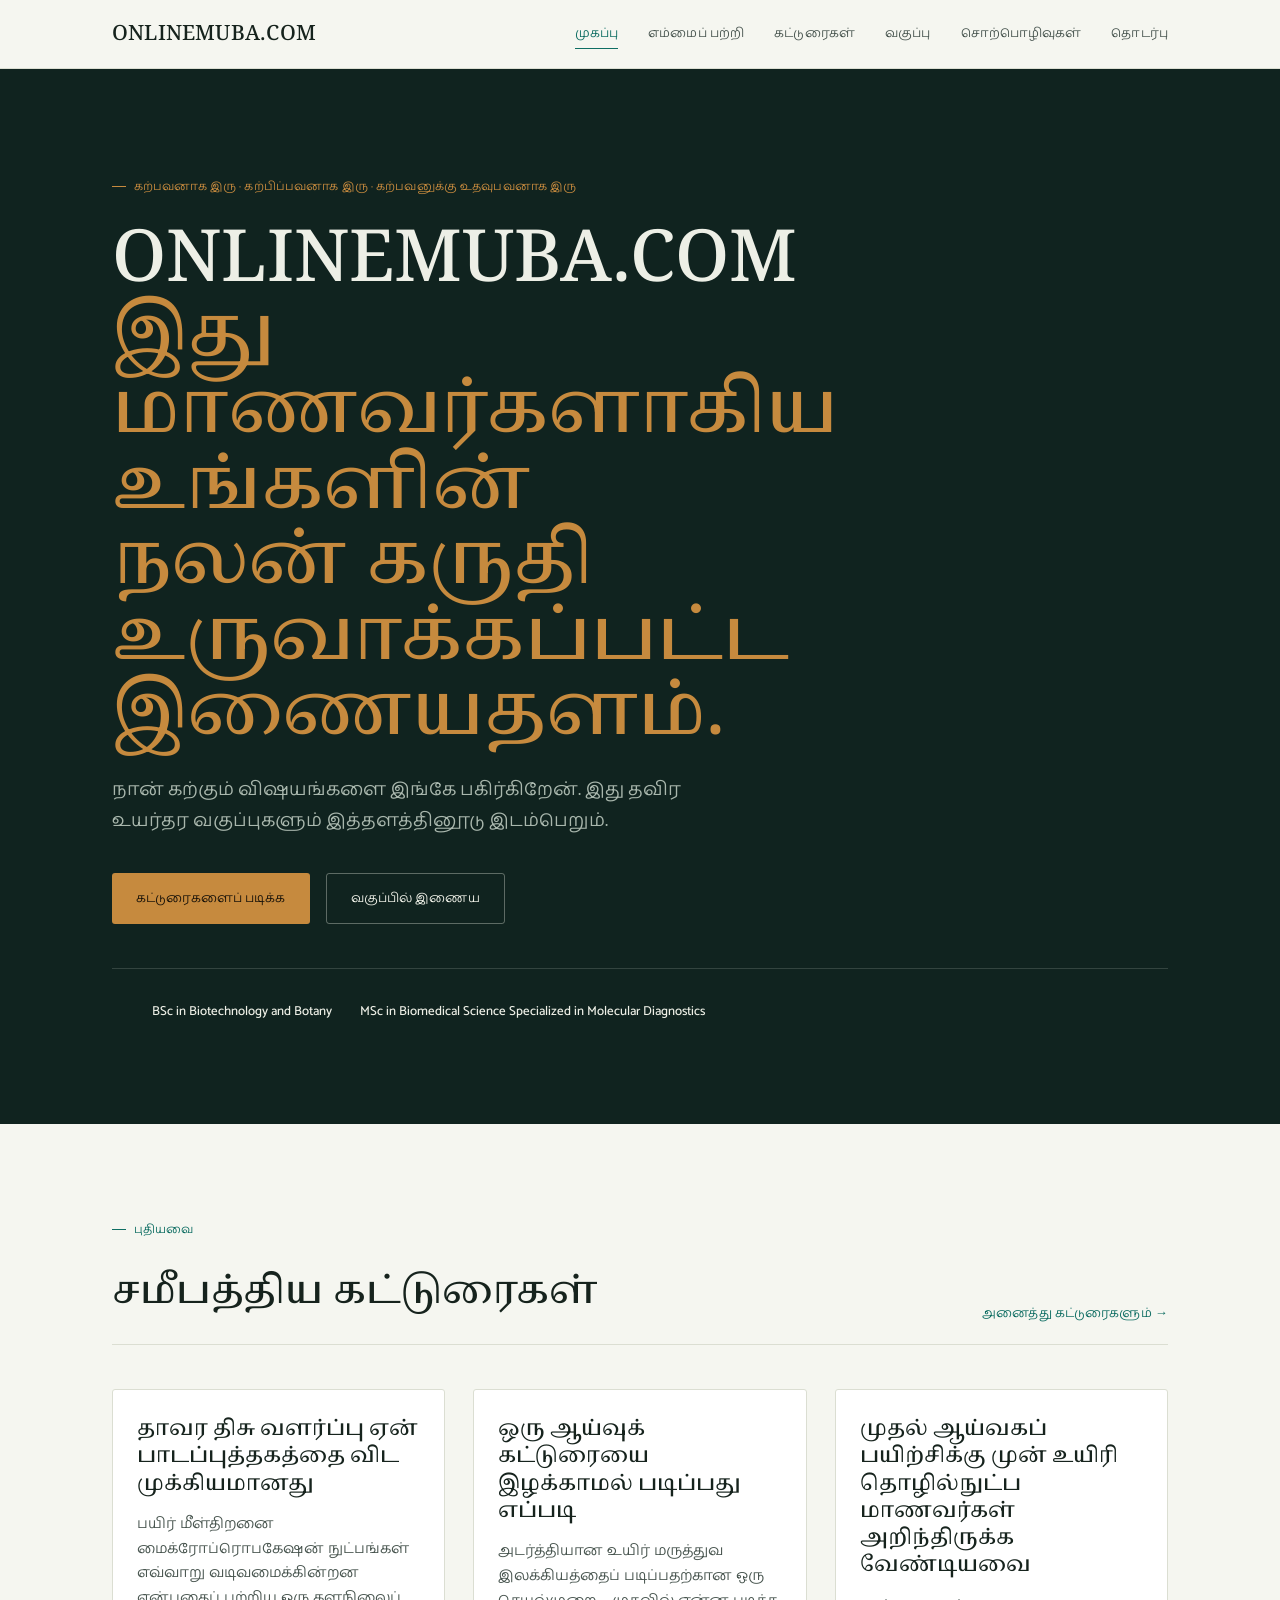
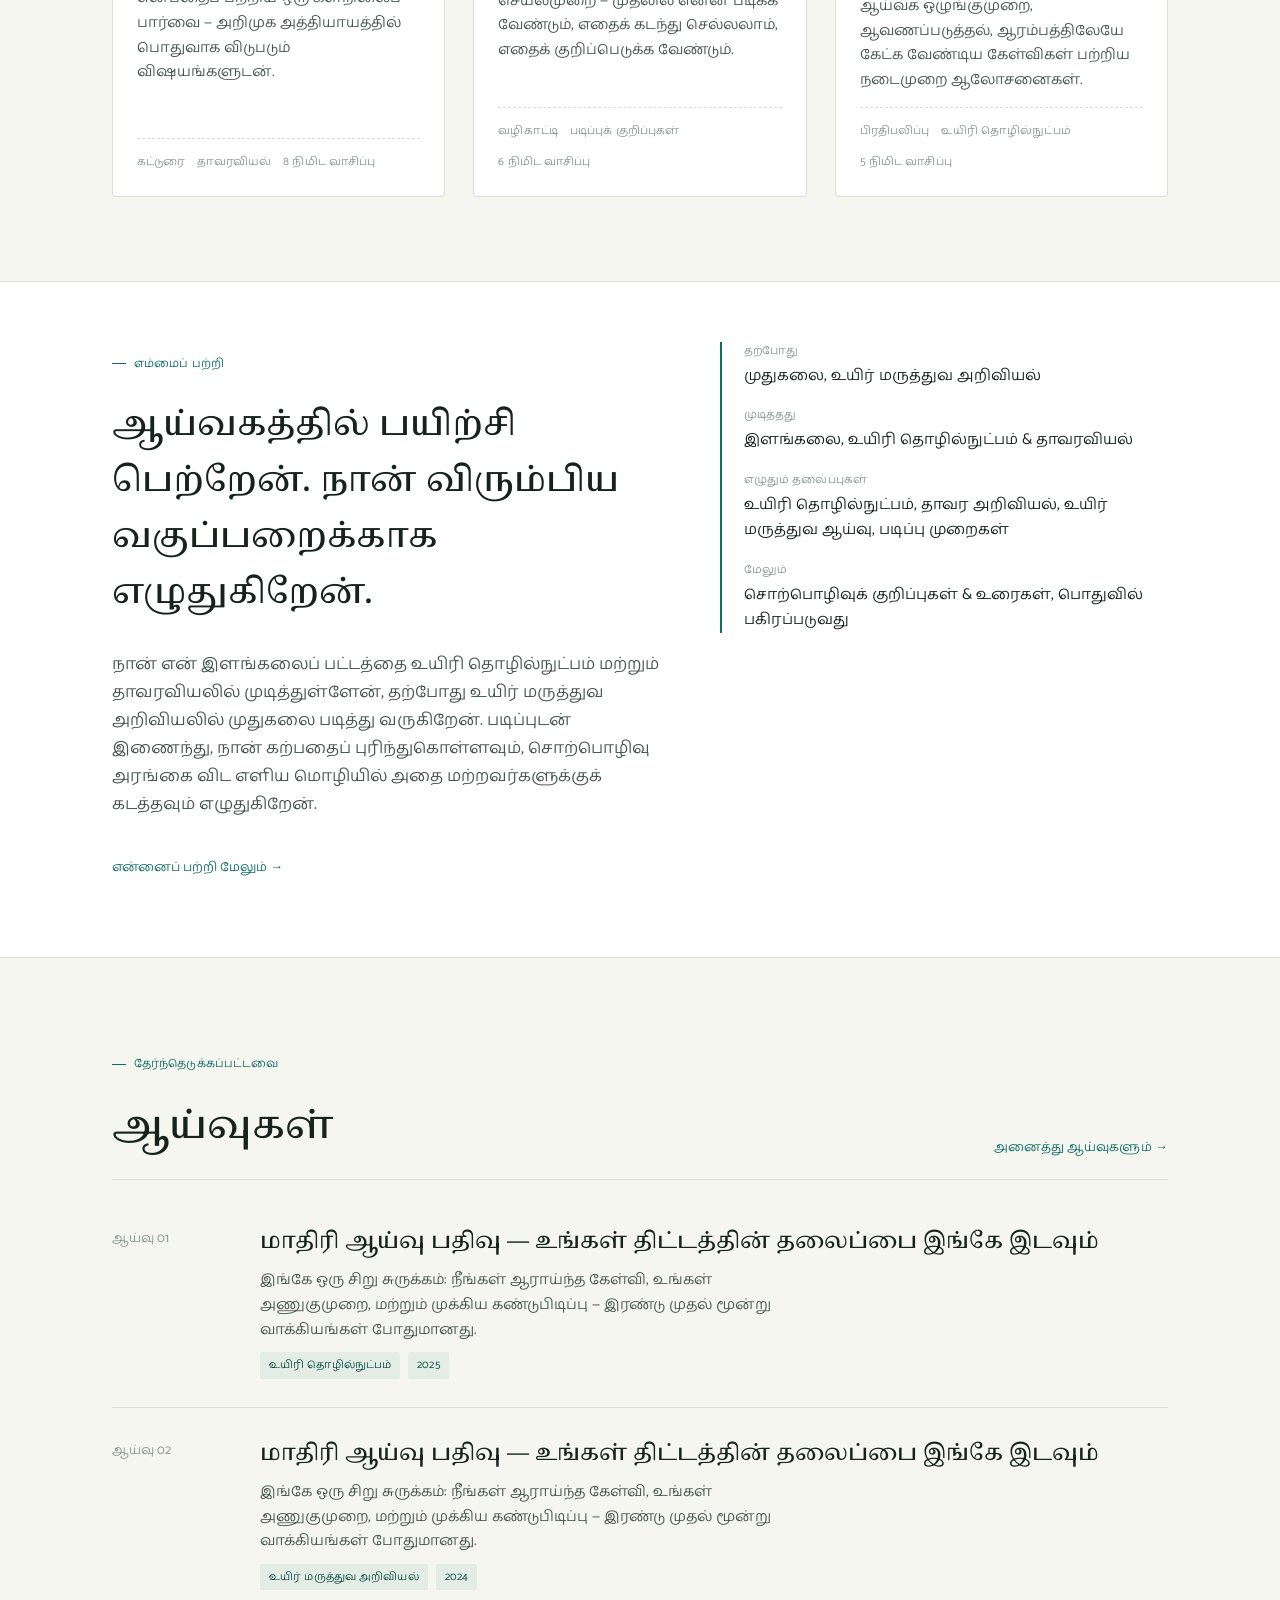
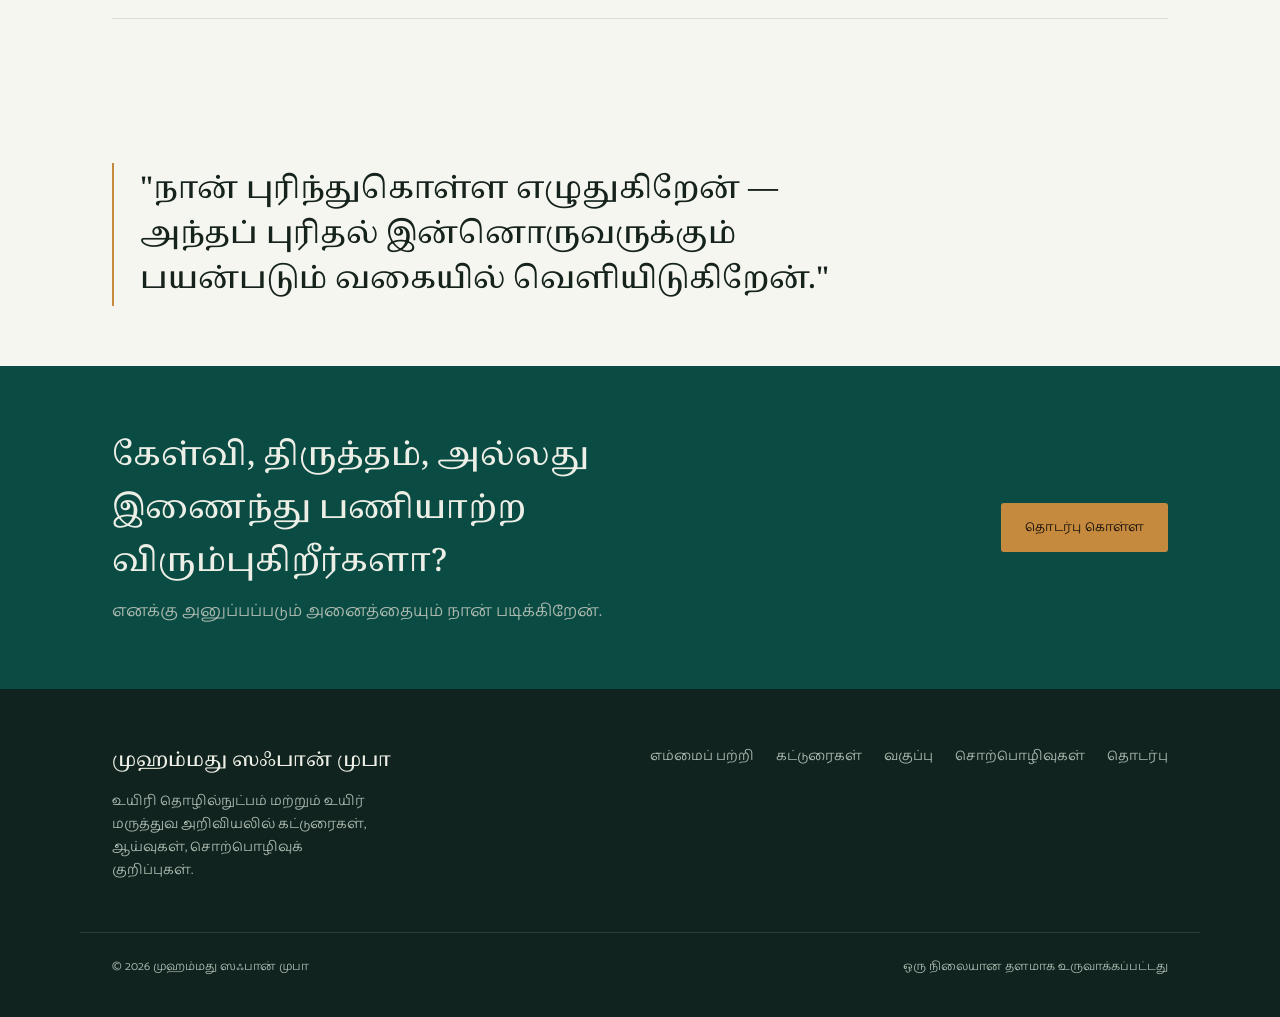
<file: index.html>
<!DOCTYPE html>
<html lang="ta">
<head>
<meta charset="UTF-8">
<meta name="viewport" content="width=device-width, initial-scale=1.0">
<title>ONLINEMUBA.COM — கட்டுரைகள், ஆய்வுகள் மற்றும் கல்விச் செயல்பாடுகள்</title>
<meta name="description" content="முஹம்மது ஸஃபான் முபா அவர்களின் தனிப்பட்ட கல்வித் தளம் — உயிரி தொழில்நுட்பம், தாவரவியல் மற்றும் உயிர் மருத்துவ அறிவியலில் கட்டுரைகள், ஆய்வுகள், சொற்பொழிவுகள் என்பவற்றோடு தமிழ் மொழி விஞ்ஞான மாணவர்களுக்கு ஏற்ற வகையில் உருவாக்கப்பட்டுள்ளது.">
<link rel="preconnect" href="https://fonts.googleapis.com">
<link rel="preconnect" href="https://fonts.gstatic.com" crossorigin>
<link href="https://fonts.googleapis.com/css2?family=Noto+Serif+Tamil:wght@400;500;600;700&family=Catamaran:wght@400;500;600;700&display=swap" rel="stylesheet">
<link rel="stylesheet" href="css/style.css">
</head>
<body>

<nav class="site-nav">
  <div class="wrap">
    <a href="index.html" class="brand">ONLINEMUBA.COM <strong></strong></a>
    <button class="nav-toggle" id="navToggle" aria-expanded="false" aria-controls="navLinks">மெனு</button>
    <ul class="nav-links" id="navLinks">
      <li><a href="index.html" aria-current="page">முகப்பு</a></li>
      <li><a href="about.html">எம்மைப் பற்றி</a></li>
      <li><a href="writings.html">கட்டுரைகள்</a></li>
      <li><a href="research.html">வகுப்பு</a></li>
      <li><a href="lectures.html">சொற்பொழிவுகள்</a></li>
      <li><a href="contact.html">தொடர்பு</a></li>
    </ul>
  </div>
</nav>

<header class="hero">
  <div class="wrap">
    <p class="label on-dark">கற்பவனாக இரு · கற்பிப்பவனாக இரு · கற்பவனுக்கு உதவுபவனாக இரு</p>
    <h1>ONLINEMUBA.COM<br><em> இது மாணவர்களாகிய உங்களின் நலன் கருதி உருவாக்கப்பட்ட இணையதளம்.</em></h1>
    <p class="lede">நான் கற்கும் விஷயங்களை இங்கே பகிர்கிறேன். இது தவிர உயர்தர வகுப்புகளும் இத்தளத்தினூடு இடம்பெறும்.</p>
    <div class="hero-actions">
      <a href="writings.html" class="btn btn-primary">கட்டுரைகளைப் படிக்க</a>
      <a href="research.html" class="btn btn-ghost">வகுப்பில் இணைய</a>
    </div>
    <ul class="credentials">
      <li><strong>BSc in Biotechnology and Botany</strong> 
      <li><strong>MSc in Biomedical Science Specialized in Molecular Diagnostics</strong> 
    </ul>
  </div>
</header>

<main>

  <section class="block">
    <div class="wrap">
      <div class="block-head">
        <div>
          <p class="label">புதியவை</p>
          <h2>சமீபத்திய கட்டுரைகள்</h2>
        </div>
        <a href="writings.html" class="see-all">அனைத்து கட்டுரைகளும் →</a>
      </div>
      <div class="card-grid">

        <a href="writings/article-template.html" class="card">
          <h3>தாவர திசு வளர்ப்பு ஏன் பாடப்புத்தகத்தை விட முக்கியமானது</h3>
          <p>பயிர் மீள்திறனை மைக்ரோப்ரொபகேஷன் நுட்பங்கள் எவ்வாறு வடிவமைக்கின்றன என்பதைப் பற்றிய ஒரு களநிலைப் பார்வை — அறிமுக அத்தியாயத்தில் பொதுவாக விடுபடும் விஷயங்களுடன்.</p>
          <div class="meta"><span>கட்டுரை</span><span>தாவரவியல்</span><span>8 நிமிட வாசிப்பு</span></div>
        </a>

        <a href="writings/article-template.html" class="card">
          <h3>ஒரு ஆய்வுக் கட்டுரையை இழக்காமல் படிப்பது எப்படி</h3>
          <p>அடர்த்தியான உயிர் மருத்துவ இலக்கியத்தைப் படிப்பதற்கான ஒரு செயல்முறை — முதலில் என்ன படிக்க வேண்டும், எதைக் கடந்து செல்லலாம், எதைக் குறிப்பெடுக்க வேண்டும்.</p>
          <div class="meta"><span>வழிகாட்டி</span><span>படிப்புக் குறிப்புகள்</span><span>6 நிமிட வாசிப்பு</span></div>
        </a>

        <a href="writings/article-template.html" class="card">
          <h3>முதல் ஆய்வகப் பயிற்சிக்கு முன் உயிரி தொழில்நுட்ப மாணவர்கள் அறிந்திருக்க வேண்டியவை</h3>
          <p>ஆய்வக ஒழுங்குமுறை, ஆவணப்படுத்தல், ஆரம்பத்திலேயே கேட்க வேண்டிய கேள்விகள் பற்றிய நடைமுறை ஆலோசனைகள்.</p>
          <div class="meta"><span>பிரதிபலிப்பு</span><span>உயிரி தொழில்நுட்பம்</span><span>5 நிமிட வாசிப்பு</span></div>
        </a>

      </div>
    </div>
  </section>

  <section class="block tight" style="background:var(--bg-card); border-top:1px solid var(--paper-line); border-bottom:1px solid var(--paper-line);">
    <div class="wrap bio-grid">
      <div>
        <p class="label">எம்மைப் பற்றி</p>
        <h2>ஆய்வகத்தில் பயிற்சி பெற்றேன். நான் விரும்பிய வகுப்பறைக்காக எழுதுகிறேன்.</h2>
        <p style="margin-top:16px; color:var(--ink-soft); max-width:56ch;">
          நான் என் இளங்கலைப் பட்டத்தை உயிரி தொழில்நுட்பம் மற்றும் தாவரவியலில் முடித்துள்ளேன், தற்போது உயிர் மருத்துவ அறிவியலில் முதுகலை படித்து வருகிறேன்.
          படிப்புடன் இணைந்து, நான் கற்பதைப் புரிந்துகொள்ளவும், சொற்பொழிவு அரங்கை விட எளிய மொழியில் அதை மற்றவர்களுக்குக் கடத்தவும் எழுதுகிறேன்.
        </p>
        <p style="margin-top:34px;"><a href="about.html" class="see-all" style="color:var(--accent); font-family:var(--font-mono); font-size:13px; text-decoration:none;">என்னைப் பற்றி மேலும் →</a></p>
      </div>
      <div class="fact-sheet">
        <div class="fact"><span class="k">தற்போது</span><span class="v">முதுகலை, உயிர் மருத்துவ அறிவியல்</span></div>
        <div class="fact"><span class="k">முடித்தது</span><span class="v">இளங்கலை, உயிரி தொழில்நுட்பம் &amp; தாவரவியல்</span></div>
        <div class="fact"><span class="k">எழுதும் தலைப்புகள்</span><span class="v">உயிரி தொழில்நுட்பம், தாவர அறிவியல், உயிர் மருத்துவ ஆய்வு, படிப்பு முறைகள்</span></div>
        <div class="fact"><span class="k">மேலும்</span><span class="v">சொற்பொழிவுக் குறிப்புகள் &amp; உரைகள், பொதுவில் பகிரப்படுவது</span></div>
      </div>
    </div>
  </section>

  <section class="block">
    <div class="wrap">
      <div class="block-head">
        <div>
          <p class="label">தேர்ந்தெடுக்கப்பட்டவை</p>
          <h2>ஆய்வுகள்</h2>
        </div>
        <a href="research.html" class="see-all">அனைத்து ஆய்வுகளும் →</a>
      </div>
      <div class="entry-list">
        <a href="research.html" class="entry">
          <span class="idx">ஆய்வு 01</span>
          <div>
            <h3>மாதிரி ஆய்வு பதிவு — உங்கள் திட்டத்தின் தலைப்பை இங்கே இடவும்</h3>
            <p>இங்கே ஒரு சிறு சுருக்கம்: நீங்கள் ஆராய்ந்த கேள்வி, உங்கள் அணுகுமுறை, மற்றும் முக்கிய கண்டுபிடிப்பு — இரண்டு முதல் மூன்று வாக்கியங்கள் போதுமானது.</p>
            <div class="tags"><span class="tag">உயிரி தொழில்நுட்பம்</span><span class="tag">2025</span></div>
          </div>
        </a>
        <a href="research.html" class="entry">
          <span class="idx">ஆய்வு 02</span>
          <div>
            <h3>மாதிரி ஆய்வு பதிவு — உங்கள் திட்டத்தின் தலைப்பை இங்கே இடவும்</h3>
            <p>இங்கே ஒரு சிறு சுருக்கம்: நீங்கள் ஆராய்ந்த கேள்வி, உங்கள் அணுகுமுறை, மற்றும் முக்கிய கண்டுபிடிப்பு — இரண்டு முதல் மூன்று வாக்கியங்கள் போதுமானது.</p>
            <div class="tags"><span class="tag">உயிர் மருத்துவ அறிவியல்</span><span class="tag">2024</span></div>
          </div>
        </a>
      </div>
    </div>
  </section>

  <section class="block tight">
    <div class="wrap">
      <blockquote class="pull">"நான் புரிந்துகொள்ள எழுதுகிறேன் — அந்தப் புரிதல் இன்னொருவருக்கும் பயன்படும் வகையில் வெளியிடுகிறேன்."</blockquote>
    </div>
  </section>

</main>

<section class="cta-band">
  <div class="wrap">
    <div>
      <h2>கேள்வி, திருத்தம், அல்லது இணைந்து பணியாற்ற விரும்புகிறீர்களா?</h2>
      <p>எனக்கு அனுப்பப்படும் அனைத்தையும் நான் படிக்கிறேன்.</p>
    </div>
    <a href="contact.html" class="btn btn-primary">தொடர்பு கொள்ள</a>
  </div>
</section>

<footer class="site-footer">
  <div class="wrap">
    <div>
      <div class="f-brand">முஹம்மது ஸஃபான் முபா</div>
      <p style="max-width:34ch; color:var(--on-dark-soft); font-size:14px;">உயிரி தொழில்நுட்பம் மற்றும் உயிர் மருத்துவ அறிவியலில் கட்டுரைகள், ஆய்வுகள், சொற்பொழிவுக் குறிப்புகள்.</p>
    </div>
    <ul class="f-links">
      <li><a href="about.html">எம்மைப் பற்றி</a></li>
      <li><a href="writings.html">கட்டுரைகள்</a></li>
      <li><a href="research.html">வகுப்பு</a></li>
      <li><a href="lectures.html">சொற்பொழிவுகள்</a></li>
      <li><a href="contact.html">தொடர்பு</a></li>
    </ul>
  </div>
  <div class="wrap f-bottom">
    <span>© <span id="year"></span> முஹம்மது ஸஃபான் முபா</span>
    <span>ஒரு நிலையான தளமாக உருவாக்கப்பட்டது</span>
  </div>
</footer>

<script src="js/main.js"></script>
</body>
</html>
</file>
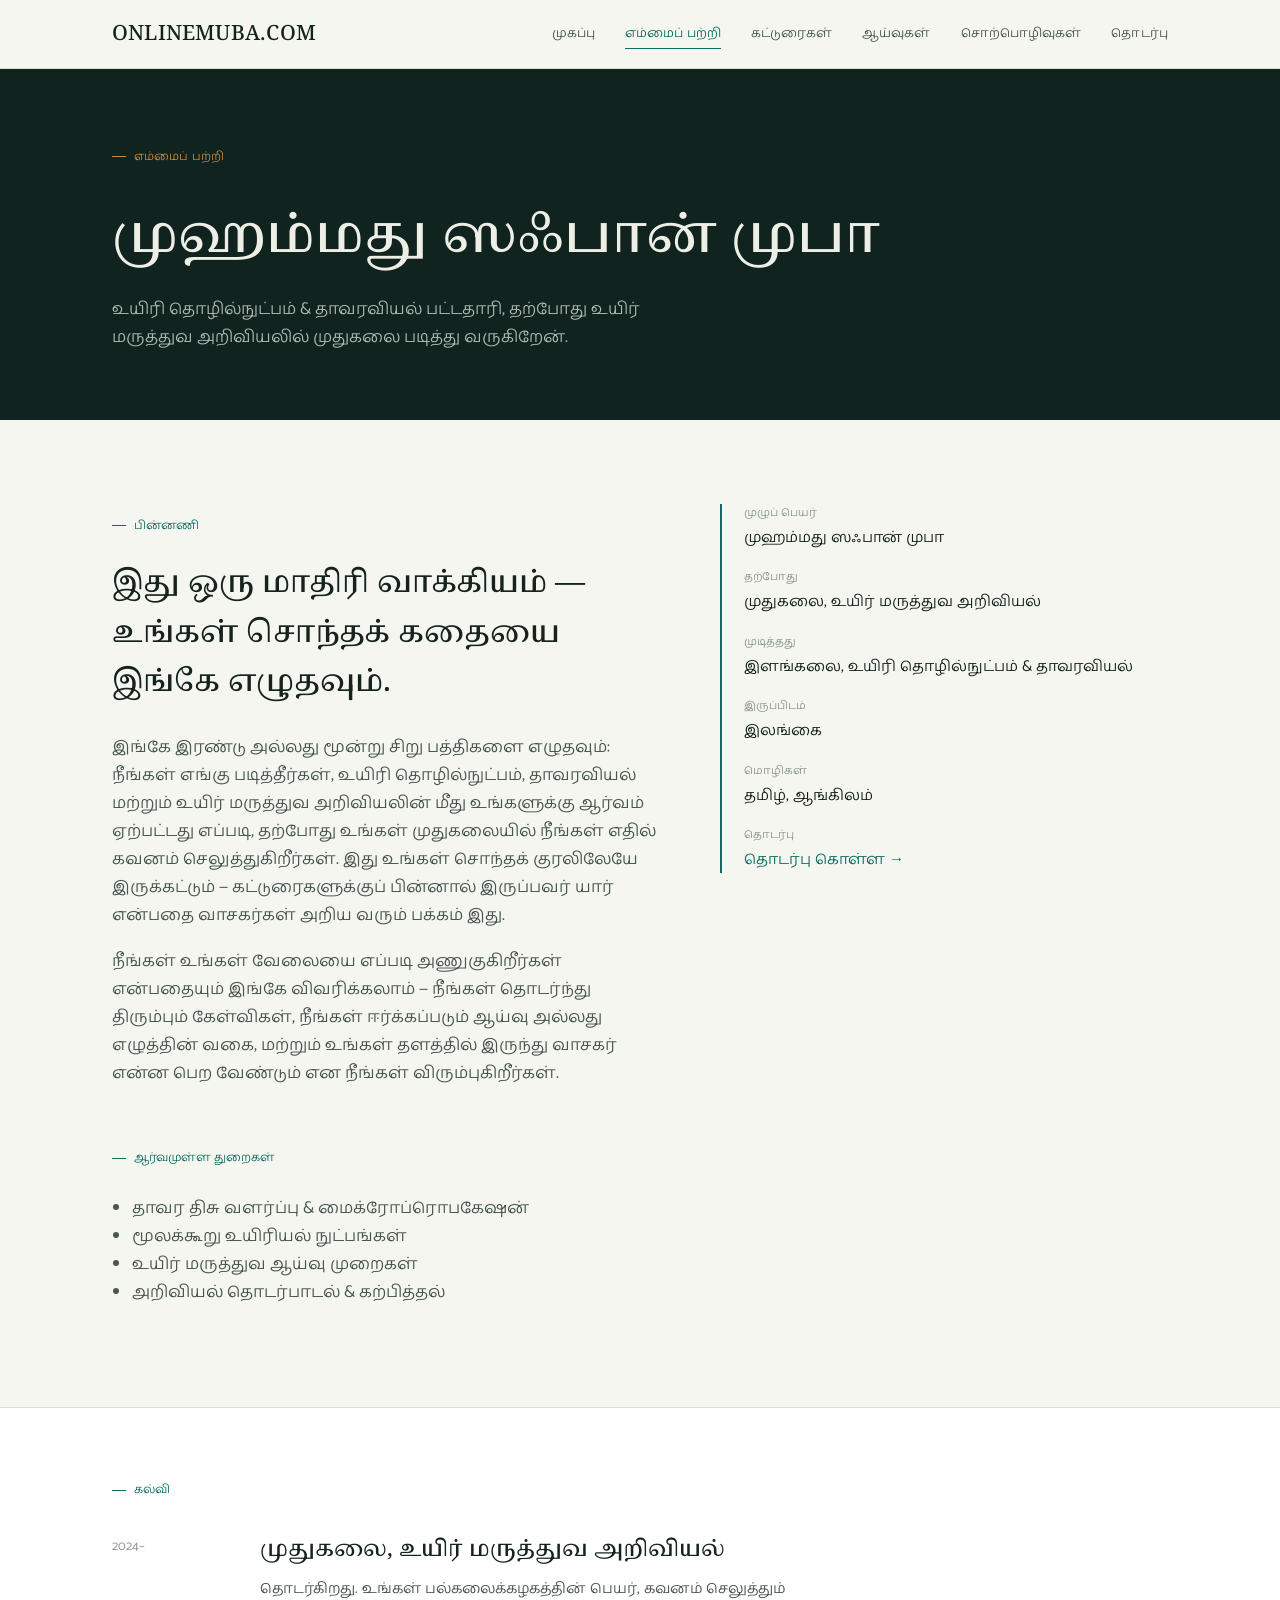
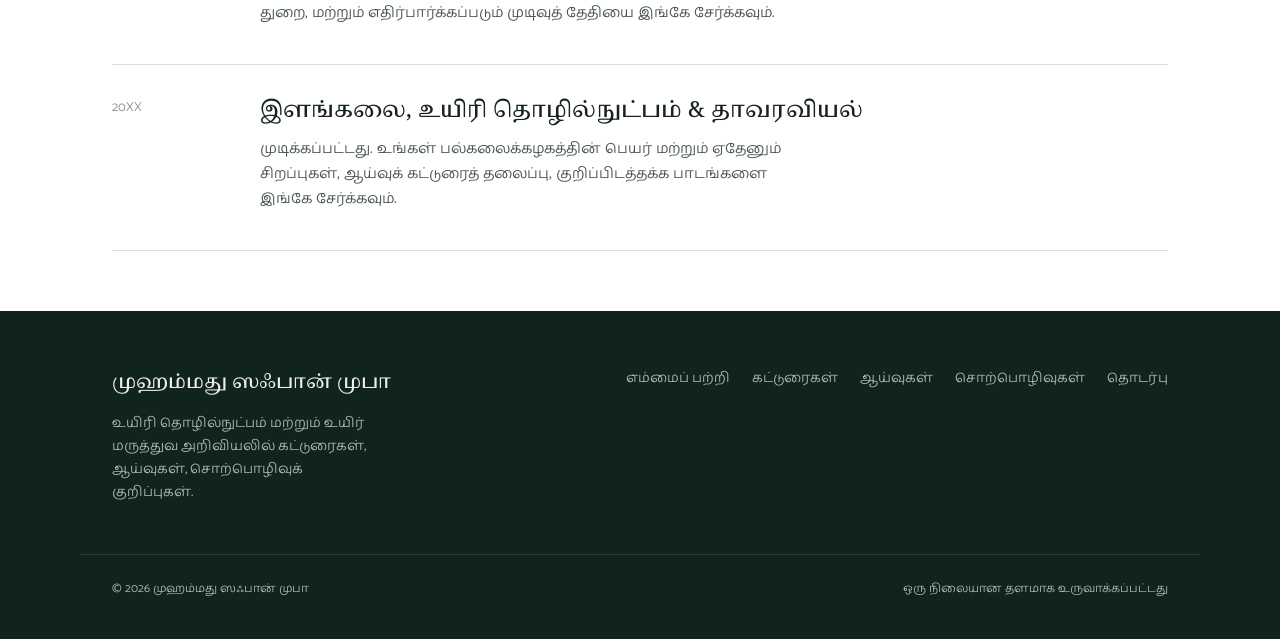
<file: about.html>
<!DOCTYPE html>
<html lang="ta">
<head>
<meta charset="UTF-8">
<meta name="viewport" content="width=device-width, initial-scale=1.0">
<title>எம்மைப் பற்றி — முஹம்மது ஸஃபான் முபா</title>
<meta name="description" content="முஹம்மது ஸஃபான் முபா பற்றி — பின்னணி, கல்வி மற்றும் ஆர்வமுள்ள துறைகள்.">
<link rel="preconnect" href="https://fonts.googleapis.com">
<link rel="preconnect" href="https://fonts.gstatic.com" crossorigin>
<link href="https://fonts.googleapis.com/css2?family=Noto+Serif+Tamil:wght@400;500;600;700&family=Catamaran:wght@400;500;600;700&display=swap" rel="stylesheet">
<link rel="stylesheet" href="css/style.css">
</head>
<body>

<nav class="site-nav">
  <div class="wrap">
    <a href="index.html" class="brand">ONLINEMUBA.COM <strong></strong></a>
    <button class="nav-toggle" id="navToggle" aria-expanded="false" aria-controls="navLinks">மெனு</button>
    <ul class="nav-links" id="navLinks">
      <li><a href="index.html">முகப்பு</a></li>
      <li><a href="about.html" aria-current="page">எம்மைப் பற்றி</a></li>
      <li><a href="writings.html">கட்டுரைகள்</a></li>
      <li><a href="research.html">ஆய்வுகள்</a></li>
      <li><a href="lectures.html">சொற்பொழிவுகள்</a></li>
      <li><a href="contact.html">தொடர்பு</a></li>
    </ul>
  </div>
</nav>

<header class="page-header">
  <div class="wrap">
    <p class="label on-dark">எம்மைப் பற்றி</p>
    <h1>முஹம்மது ஸஃபான் முபா</h1>
    <p>உயிரி தொழில்நுட்பம் &amp; தாவரவியல் பட்டதாரி, தற்போது உயிர் மருத்துவ அறிவியலில் முதுகலை படித்து வருகிறேன்.</p>
  </div>
</header>

<main>
  <section class="block">
    <div class="wrap bio-grid">
      <div>
        <p class="label">பின்னணி</p>
        <h2 style="font-family:var(--font-display); font-weight:500; font-size:clamp(24px,3vw,30px); margin-top:12px;">
          இது ஒரு மாதிரி வாக்கியம் — உங்கள் சொந்தக் கதையை இங்கே எழுதவும்.
        </h2>
        <p style="margin-top:18px; color:var(--ink-soft);">
          இங்கே இரண்டு அல்லது மூன்று சிறு பத்திகளை எழுதவும்: நீங்கள் எங்கு படித்தீர்கள், உயிரி தொழில்நுட்பம்,
          தாவரவியல் மற்றும் உயிர் மருத்துவ அறிவியலின் மீது உங்களுக்கு ஆர்வம் ஏற்பட்டது எப்படி, தற்போது உங்கள்
          முதுகலையில் நீங்கள் எதில் கவனம் செலுத்துகிறீர்கள். இது உங்கள் சொந்தக் குரலிலேயே இருக்கட்டும் — கட்டுரைகளுக்குப்
          பின்னால் இருப்பவர் யார் என்பதை வாசகர்கள் அறிய வரும் பக்கம் இது.
        </p>
        <p style="margin-top:18px; color:var(--ink-soft);">
          நீங்கள் உங்கள் வேலையை எப்படி அணுகுகிறீர்கள் என்பதையும் இங்கே விவரிக்கலாம் — நீங்கள் தொடர்ந்து திரும்பும்
          கேள்விகள், நீங்கள் ஈர்க்கப்படும் ஆய்வு அல்லது எழுத்தின் வகை, மற்றும் உங்கள் தளத்தில் இருந்து வாசகர்
          என்ன பெற வேண்டும் என நீங்கள் விரும்புகிறீர்கள்.
        </p>

        <p class="label" style="margin-top:44px;">ஆர்வமுள்ள துறைகள்</p>
        <ul style="margin-top:14px; padding-left:20px; color:var(--ink-soft);">
          <li>தாவர திசு வளர்ப்பு &amp; மைக்ரோப்ரொபகேஷன்</li>
          <li>மூலக்கூறு உயிரியல் நுட்பங்கள்</li>
          <li>உயிர் மருத்துவ ஆய்வு முறைகள்</li>
          <li>அறிவியல் தொடர்பாடல் &amp; கற்பித்தல்</li>
        </ul>
      </div>

      <div class="fact-sheet">
        <div class="fact"><span class="k">முழுப் பெயர்</span><span class="v">முஹம்மது ஸஃபான் முபா</span></div>
        <div class="fact"><span class="k">தற்போது</span><span class="v">முதுகலை, உயிர் மருத்துவ அறிவியல்</span></div>
        <div class="fact"><span class="k">முடித்தது</span><span class="v">இளங்கலை, உயிரி தொழில்நுட்பம் &amp; தாவரவியல்</span></div>
        <div class="fact"><span class="k">இருப்பிடம்</span><span class="v">இலங்கை</span></div>
        <div class="fact"><span class="k">மொழிகள்</span><span class="v">தமிழ், ஆங்கிலம்</span></div>
        <div class="fact"><span class="k">தொடர்பு</span><span class="v"><a href="contact.html" style="color:var(--accent); text-decoration:none;">தொடர்பு கொள்ள →</a></span></div>
      </div>
    </div>
  </section>

  <section class="block tight" style="background:var(--bg-card); border-top:1px solid var(--paper-line);">
    <div class="wrap">
      <p class="label">கல்வி</p>
      <div class="entry-list" style="margin-top:20px;">
        <div class="entry">
          <span class="idx">2024–</span>
          <div>
            <h3>முதுகலை, உயிர் மருத்துவ அறிவியல்</h3>
            <p>தொடர்கிறது. உங்கள் பல்கலைக்கழகத்தின் பெயர், கவனம் செலுத்தும் துறை, மற்றும் எதிர்பார்க்கப்படும் முடிவுத் தேதியை இங்கே சேர்க்கவும்.</p>
          </div>
        </div>
        <div class="entry">
          <span class="idx">20XX</span>
          <div>
            <h3>இளங்கலை, உயிரி தொழில்நுட்பம் &amp; தாவரவியல்</h3>
            <p>முடிக்கப்பட்டது. உங்கள் பல்கலைக்கழகத்தின் பெயர் மற்றும் ஏதேனும் சிறப்புகள், ஆய்வுக் கட்டுரைத் தலைப்பு, குறிப்பிடத்தக்க பாடங்களை இங்கே சேர்க்கவும்.</p>
          </div>
        </div>
      </div>
    </div>
  </section>
</main>

<footer class="site-footer">
  <div class="wrap">
    <div>
      <div class="f-brand">முஹம்மது ஸஃபான் முபா</div>
      <p style="max-width:34ch; color:var(--on-dark-soft); font-size:14px;">உயிரி தொழில்நுட்பம் மற்றும் உயிர் மருத்துவ அறிவியலில் கட்டுரைகள், ஆய்வுகள், சொற்பொழிவுக் குறிப்புகள்.</p>
    </div>
    <ul class="f-links">
      <li><a href="about.html">எம்மைப் பற்றி</a></li>
      <li><a href="writings.html">கட்டுரைகள்</a></li>
      <li><a href="research.html">ஆய்வுகள்</a></li>
      <li><a href="lectures.html">சொற்பொழிவுகள்</a></li>
      <li><a href="contact.html">தொடர்பு</a></li>
    </ul>
  </div>
  <div class="wrap f-bottom">
    <span>© <span id="year"></span> முஹம்மது ஸஃபான் முபா</span>
    <span>ஒரு நிலையான தளமாக உருவாக்கப்பட்டது</span>
  </div>
</footer>

<script src="js/main.js"></script>
</body>
</html>
</file>
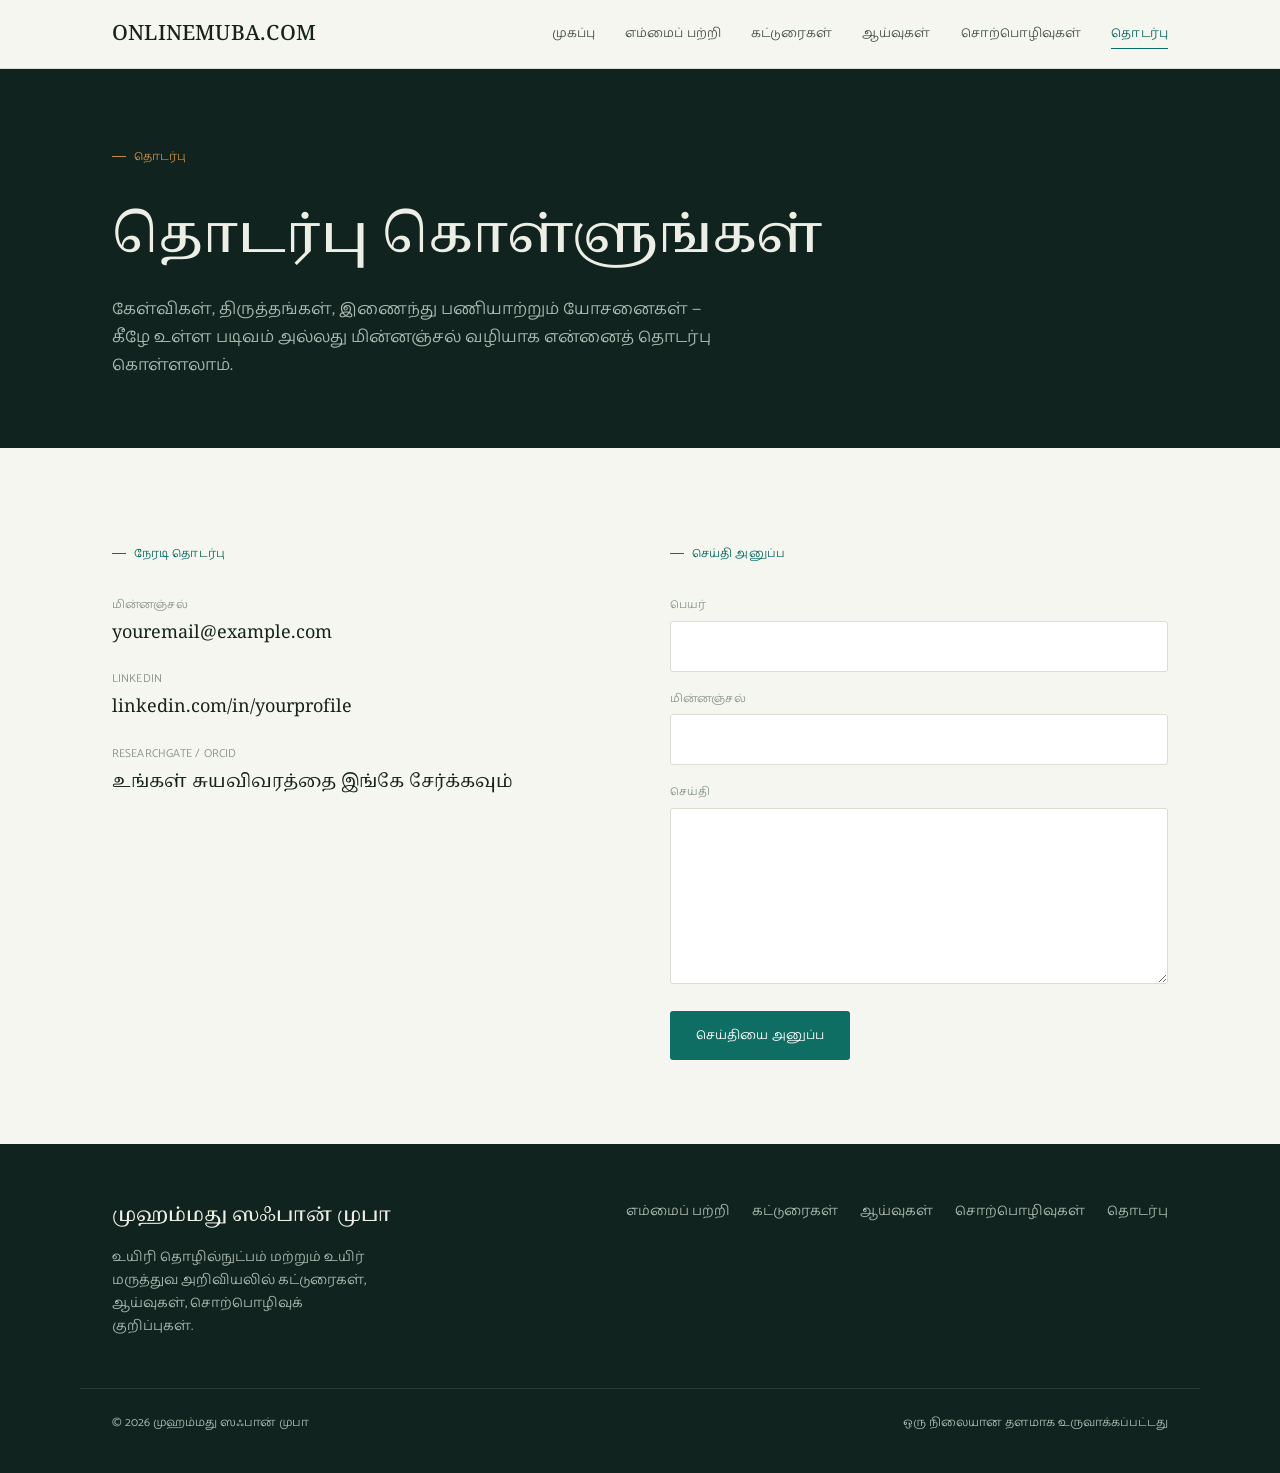
<file: contact.html>
<!DOCTYPE html>
<html lang="ta">
<head>
<meta charset="UTF-8">
<meta name="viewport" content="width=device-width, initial-scale=1.0">
<title>தொடர்பு — முஹம்மது ஸஃபான் முபா</title>
<meta name="description" content="முஹம்மது ஸஃபான் முபாவை தொடர்பு கொள்ளுங்கள்.">
<link rel="preconnect" href="https://fonts.googleapis.com">
<link rel="preconnect" href="https://fonts.gstatic.com" crossorigin>
<link href="https://fonts.googleapis.com/css2?family=Noto+Serif+Tamil:wght@400;500;600;700&family=Catamaran:wght@400;500;600;700&display=swap" rel="stylesheet">
<link rel="stylesheet" href="css/style.css">
</head>
<body>

<nav class="site-nav">
  <div class="wrap">
    <a href="index.html" class="brand">ONLINEMUBA.COM<strong></strong></a>
    <button class="nav-toggle" id="navToggle" aria-expanded="false" aria-controls="navLinks">மெனு</button>
    <ul class="nav-links" id="navLinks">
      <li><a href="index.html">முகப்பு</a></li>
      <li><a href="about.html">எம்மைப் பற்றி</a></li>
      <li><a href="writings.html">கட்டுரைகள்</a></li>
      <li><a href="research.html">ஆய்வுகள்</a></li>
      <li><a href="lectures.html">சொற்பொழிவுகள்</a></li>
      <li><a href="contact.html" aria-current="page">தொடர்பு</a></li>
    </ul>
  </div>
</nav>

<header class="page-header">
  <div class="wrap">
    <p class="label on-dark">தொடர்பு</p>
    <h1>தொடர்பு கொள்ளுங்கள்</h1>
    <p>கேள்விகள், திருத்தங்கள், இணைந்து பணியாற்றும் யோசனைகள் — கீழே உள்ள படிவம் அல்லது மின்னஞ்சல் வழியாக என்னைத் தொடர்பு கொள்ளலாம்.</p>
  </div>
</header>

<main>
  <section class="block">
    <div class="wrap contact-grid">

      <div>
        <p class="label">நேரடி தொடர்பு</p>
        <ul class="contact-list" style="margin-top:20px;">
          <li>
            <span class="k">மின்னஞ்சல்</span>
            <a class="v" href="mailto:youremail@example.com">youremail@example.com</a>
          </li>
          <li>
            <span class="k">LinkedIn</span>
            <a class="v" href="#" target="_blank" rel="noopener">linkedin.com/in/yourprofile</a>
          </li>
          <li>
            <span class="k">ResearchGate / ORCID</span>
            <a class="v" href="#" target="_blank" rel="noopener">உங்கள் சுயவிவரத்தை இங்கே சேர்க்கவும்</a>
          </li>
        </ul>
      </div>

      <div>
        <p class="label">செய்தி அனுப்ப</p>
        <!--
          இந்தப் படிவம் Formspree (formspree.io) என்ற இலவச சேவைக்கு அனுப்புகிறது —
          நிலையான தளங்களுக்கான தொடர்புப் படிவங்களுக்கென உருவாக்கப்பட்டது, பின்தள
          (backend) தேவையில்லை. formspree.io இல் இலவசமாகப் பதிவு செய்து, ஒரு
          படிவத்தை உருவாக்கி, அவர்கள் தரும் ஐடியை கீழே YOUR_FORM_ID இடத்தில் மாற்றவும்.
        -->
        <form class="contact-form" action="https://formspree.io/f/YOUR_FORM_ID" method="POST" style="margin-top:20px;">
          <div>
            <label for="name">பெயர்</label>
            <input type="text" id="name" name="name" required>
          </div>
          <div>
            <label for="email">மின்னஞ்சல்</label>
            <input type="email" id="email" name="email" required>
          </div>
          <div>
            <label for="message">செய்தி</label>
            <textarea id="message" name="message" rows="6" required></textarea>
          </div>
          <button type="submit">செய்தியை அனுப்ப</button>
        </form>
      </div>

    </div>
  </section>
</main>

<footer class="site-footer">
  <div class="wrap">
    <div>
      <div class="f-brand">முஹம்மது ஸஃபான் முபா</div>
      <p style="max-width:34ch; color:var(--on-dark-soft); font-size:14px;">உயிரி தொழில்நுட்பம் மற்றும் உயிர் மருத்துவ அறிவியலில் கட்டுரைகள், ஆய்வுகள், சொற்பொழிவுக் குறிப்புகள்.</p>
    </div>
    <ul class="f-links">
      <li><a href="about.html">எம்மைப் பற்றி</a></li>
      <li><a href="writings.html">கட்டுரைகள்</a></li>
      <li><a href="research.html">ஆய்வுகள்</a></li>
      <li><a href="lectures.html">சொற்பொழிவுகள்</a></li>
      <li><a href="contact.html">தொடர்பு</a></li>
    </ul>
  </div>
  <div class="wrap f-bottom">
    <span>© <span id="year"></span> முஹம்மது ஸஃபான் முபா</span>
    <span>ஒரு நிலையான தளமாக உருவாக்கப்பட்டது</span>
  </div>
</footer>

<script src="js/main.js"></script>
</body>
</html>
</file>
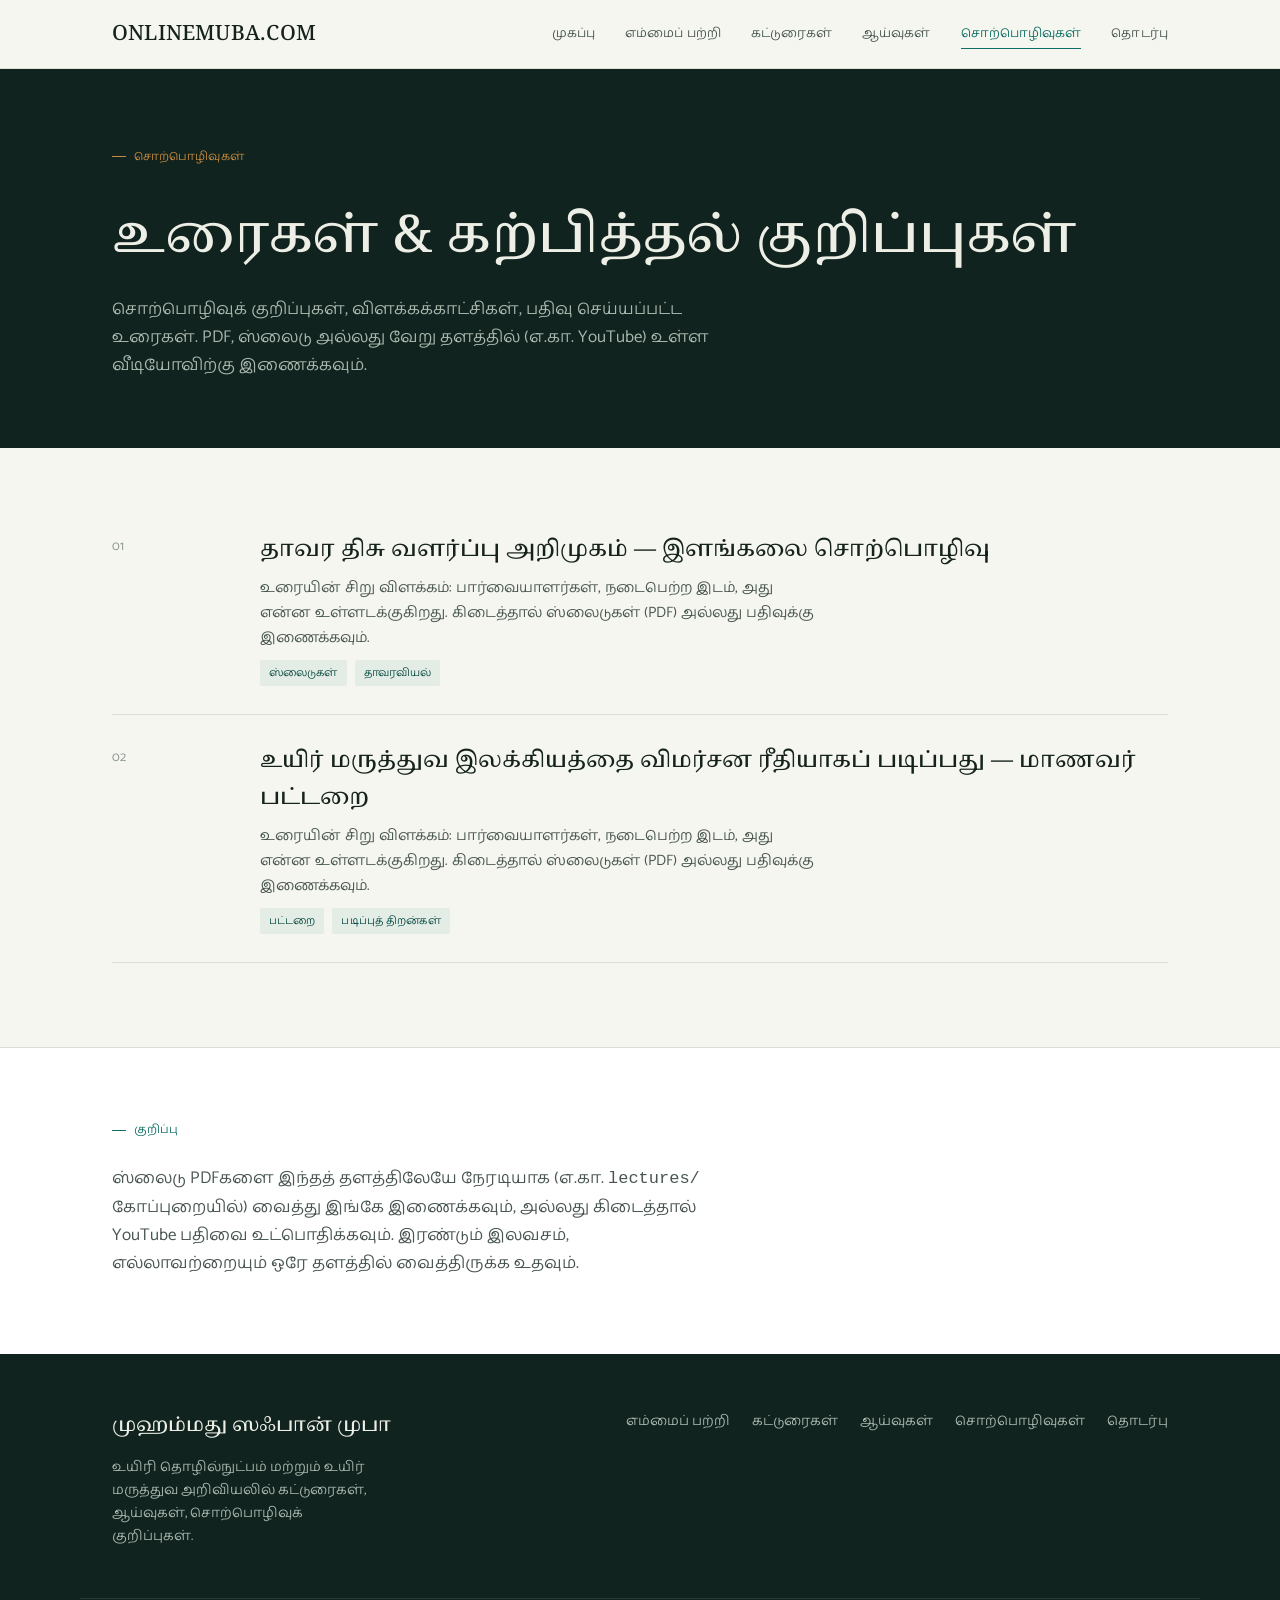
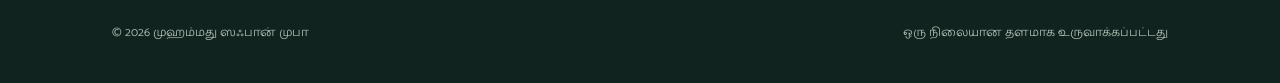
<file: lectures.html>
<!DOCTYPE html>
<html lang="ta">
<head>
<meta charset="UTF-8">
<meta name="viewport" content="width=device-width, initial-scale=1.0">
<title>சொற்பொழிவுகள் — முஹம்மது ஸஃபான் முபா</title>
<meta name="description" content="முஹம்மது ஸஃபான் முபா அவர்களின் சொற்பொழிவுக் குறிப்புகள், விளக்கக்காட்சிகள் மற்றும் உரைகள்.">
<link rel="preconnect" href="https://fonts.googleapis.com">
<link rel="preconnect" href="https://fonts.gstatic.com" crossorigin>
<link href="https://fonts.googleapis.com/css2?family=Noto+Serif+Tamil:wght@400;500;600;700&family=Catamaran:wght@400;500;600;700&display=swap" rel="stylesheet">
<link rel="stylesheet" href="css/style.css">
</head>
<body>

<nav class="site-nav">
  <div class="wrap">
    <a href="index.html" class="brand">ONLINEMUBA.COM<strong></strong></a>
    <button class="nav-toggle" id="navToggle" aria-expanded="false" aria-controls="navLinks">மெனு</button>
    <ul class="nav-links" id="navLinks">
      <li><a href="index.html">முகப்பு</a></li>
      <li><a href="about.html">எம்மைப் பற்றி</a></li>
      <li><a href="writings.html">கட்டுரைகள்</a></li>
      <li><a href="research.html">ஆய்வுகள்</a></li>
      <li><a href="lectures.html" aria-current="page">சொற்பொழிவுகள்</a></li>
      <li><a href="contact.html">தொடர்பு</a></li>
    </ul>
  </div>
</nav>

<header class="page-header">
  <div class="wrap">
    <p class="label on-dark">சொற்பொழிவுகள்</p>
    <h1>உரைகள் &amp; கற்பித்தல் குறிப்புகள்</h1>
    <p>சொற்பொழிவுக் குறிப்புகள், விளக்கக்காட்சிகள், பதிவு செய்யப்பட்ட உரைகள். PDF, ஸ்லைடு அல்லது வேறு தளத்தில் (எ.கா. YouTube) உள்ள வீடியோவிற்கு இணைக்கவும்.</p>
  </div>
</header>

<main>
  <section class="block">
    <div class="wrap">
      <div class="entry-list">

        <div class="entry">
          <span class="idx">01</span>
          <div>
            <h3>தாவர திசு வளர்ப்பு அறிமுகம் — இளங்கலை சொற்பொழிவு</h3>
            <p>உரையின் சிறு விளக்கம்: பார்வையாளர்கள், நடைபெற்ற இடம், அது என்ன உள்ளடக்குகிறது. கிடைத்தால் ஸ்லைடுகள் (PDF) அல்லது பதிவுக்கு இணைக்கவும்.</p>
            <div class="tags"><span class="tag">ஸ்லைடுகள்</span><span class="tag">தாவரவியல்</span></div>
          </div>
        </div>

        <div class="entry">
          <span class="idx">02</span>
          <div>
            <h3>உயிர் மருத்துவ இலக்கியத்தை விமர்சன ரீதியாகப் படிப்பது — மாணவர் பட்டறை</h3>
            <p>உரையின் சிறு விளக்கம்: பார்வையாளர்கள், நடைபெற்ற இடம், அது என்ன உள்ளடக்குகிறது. கிடைத்தால் ஸ்லைடுகள் (PDF) அல்லது பதிவுக்கு இணைக்கவும்.</p>
            <div class="tags"><span class="tag">பட்டறை</span><span class="tag">படிப்புத் திறன்கள்</span></div>
          </div>
        </div>

      </div>
    </div>
  </section>

  <section class="block tight" style="background:var(--bg-card); border-top:1px solid var(--paper-line);">
    <div class="wrap">
      <p class="label">குறிப்பு</p>
      <p style="max-width:60ch; color:var(--ink-soft); margin-top:12px;">
        ஸ்லைடு PDFகளை இந்தத் தளத்திலேயே நேரடியாக (எ.கா. <code>lectures/</code> கோப்புறையில்) வைத்து இங்கே
        இணைக்கவும், அல்லது கிடைத்தால் YouTube பதிவை உட்பொதிக்கவும். இரண்டும் இலவசம், எல்லாவற்றையும் ஒரே
        தளத்தில் வைத்திருக்க உதவும்.
      </p>
    </div>
  </section>
</main>

<footer class="site-footer">
  <div class="wrap">
    <div>
      <div class="f-brand">முஹம்மது ஸஃபான் முபா</div>
      <p style="max-width:34ch; color:var(--on-dark-soft); font-size:14px;">உயிரி தொழில்நுட்பம் மற்றும் உயிர் மருத்துவ அறிவியலில் கட்டுரைகள், ஆய்வுகள், சொற்பொழிவுக் குறிப்புகள்.</p>
    </div>
    <ul class="f-links">
      <li><a href="about.html">எம்மைப் பற்றி</a></li>
      <li><a href="writings.html">கட்டுரைகள்</a></li>
      <li><a href="research.html">ஆய்வுகள்</a></li>
      <li><a href="lectures.html">சொற்பொழிவுகள்</a></li>
      <li><a href="contact.html">தொடர்பு</a></li>
    </ul>
  </div>
  <div class="wrap f-bottom">
    <span>© <span id="year"></span> முஹம்மது ஸஃபான் முபா</span>
    <span>ஒரு நிலையான தளமாக உருவாக்கப்பட்டது</span>
  </div>
</footer>

<script src="js/main.js"></script>
</body>
</html>
</file>
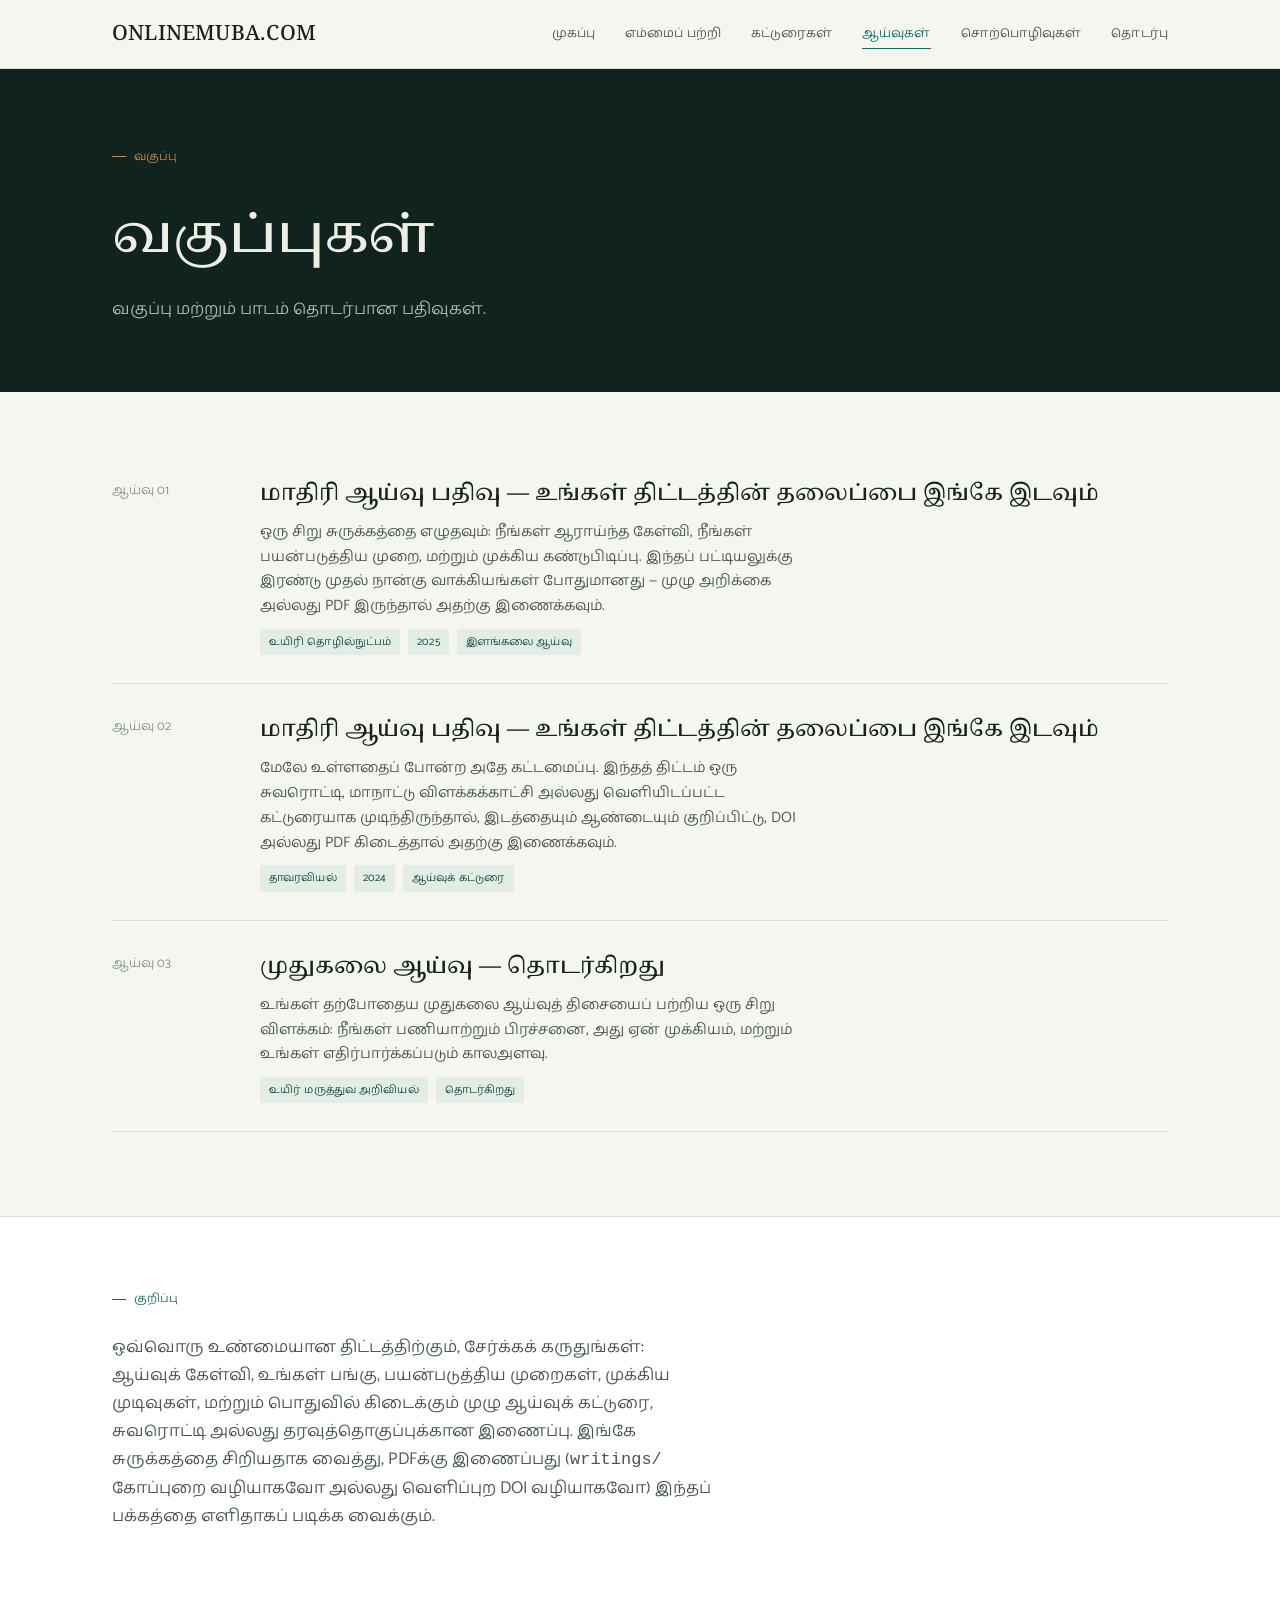
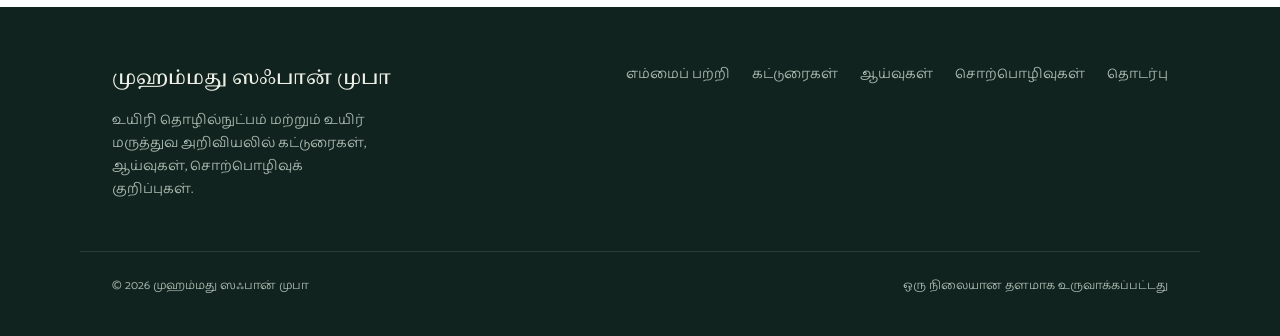
<file: research.html>
<!DOCTYPE html>
<html lang="ta">
<head>
<meta charset="UTF-8">
<meta name="viewport" content="width=device-width, initial-scale=1.0">
<title>வகுப்பு — முஹம்மது ஸஃபான் முபா</title>
<meta name="description" content="முஹம்மது ஸஃபான் முபா அவர்களின் ஆய்வுத் திட்டங்களும் கல்விப் பணிகளும்.">
<link rel="preconnect" href="https://fonts.googleapis.com">
<link rel="preconnect" href="https://fonts.gstatic.com" crossorigin>
<link href="https://fonts.googleapis.com/css2?family=Noto+Serif+Tamil:wght@400;500;600;700&family=Catamaran:wght@400;500;600;700&display=swap" rel="stylesheet">
<link rel="stylesheet" href="css/style.css">
</head>
<body>

<nav class="site-nav">
  <div class="wrap">
    <a href="index.html" class="brand">ONLINEMUBA.COM <strong></strong></a>
    <button class="nav-toggle" id="navToggle" aria-expanded="false" aria-controls="navLinks">மெனு</button>
    <ul class="nav-links" id="navLinks">
      <li><a href="index.html">முகப்பு</a></li>
      <li><a href="about.html">எம்மைப் பற்றி</a></li>
      <li><a href="writings.html">கட்டுரைகள்</a></li>
      <li><a href="research.html" aria-current="page">ஆய்வுகள்</a></li>
      <li><a href="lectures.html">சொற்பொழிவுகள்</a></li>
      <li><a href="contact.html">தொடர்பு</a></li>
    </ul>
  </div>
</nav>

<header class="page-header">
  <div class="wrap">
    <p class="label on-dark">வகுப்பு</p>
    <h1>வகுப்புகள்</h1>
    <p>வகுப்பு மற்றும் பாடம் தொடர்பான பதிவுகள்.</p>
  </div>
</header>

<main>
  <section class="block">
    <div class="wrap">
      <div class="entry-list">

        <div class="entry">
          <span class="idx">ஆய்வு 01</span>
          <div>
            <h3>மாதிரி ஆய்வு பதிவு — உங்கள் திட்டத்தின் தலைப்பை இங்கே இடவும்</h3>
            <p>
              ஒரு சிறு சுருக்கத்தை எழுதவும்: நீங்கள் ஆராய்ந்த கேள்வி, நீங்கள் பயன்படுத்திய முறை, மற்றும்
              முக்கிய கண்டுபிடிப்பு. இந்தப் பட்டியலுக்கு இரண்டு முதல் நான்கு வாக்கியங்கள் போதுமானது —
              முழு அறிக்கை அல்லது PDF இருந்தால் அதற்கு இணைக்கவும்.
            </p>
            <div class="tags"><span class="tag">உயிரி தொழில்நுட்பம்</span><span class="tag">2025</span><span class="tag">இளங்கலை ஆய்வு</span></div>
          </div>
        </div>

        <div class="entry">
          <span class="idx">ஆய்வு 02</span>
          <div>
            <h3>மாதிரி ஆய்வு பதிவு — உங்கள் திட்டத்தின் தலைப்பை இங்கே இடவும்</h3>
            <p>
              மேலே உள்ளதைப் போன்ற அதே கட்டமைப்பு. இந்தத் திட்டம் ஒரு சுவரொட்டி, மாநாட்டு விளக்கக்காட்சி
              அல்லது வெளியிடப்பட்ட கட்டுரையாக முடிந்திருந்தால், இடத்தையும் ஆண்டையும் குறிப்பிட்டு, DOI
              அல்லது PDF கிடைத்தால் அதற்கு இணைக்கவும்.
            </p>
            <div class="tags"><span class="tag">தாவரவியல்</span><span class="tag">2024</span><span class="tag">ஆய்வுக் கட்டுரை</span></div>
          </div>
        </div>

        <div class="entry">
          <span class="idx">ஆய்வு 03</span>
          <div>
            <h3>முதுகலை ஆய்வு — தொடர்கிறது</h3>
            <p>
              உங்கள் தற்போதைய முதுகலை ஆய்வுத் திசையைப் பற்றிய ஒரு சிறு விளக்கம்: நீங்கள் பணியாற்றும் பிரச்சனை,
              அது ஏன் முக்கியம், மற்றும் உங்கள் எதிர்பார்க்கப்படும் காலஅளவு.
            </p>
            <div class="tags"><span class="tag">உயிர் மருத்துவ அறிவியல்</span><span class="tag">தொடர்கிறது</span></div>
          </div>
        </div>

      </div>
    </div>
  </section>

  <section class="block tight" style="background:var(--bg-card); border-top:1px solid var(--paper-line);">
    <div class="wrap">
      <p class="label">குறிப்பு</p>
      <p style="max-width:60ch; color:var(--ink-soft); margin-top:12px;">
        ஒவ்வொரு உண்மையான திட்டத்திற்கும், சேர்க்கக் கருதுங்கள்: ஆய்வுக் கேள்வி, உங்கள் பங்கு, பயன்படுத்திய
        முறைகள், முக்கிய முடிவுகள், மற்றும் பொதுவில் கிடைக்கும் முழு ஆய்வுக் கட்டுரை, சுவரொட்டி அல்லது
        தரவுத்தொகுப்புக்கான இணைப்பு. இங்கே சுருக்கத்தை சிறியதாக வைத்து, PDFக்கு இணைப்பது (<code>writings/</code>
        கோப்புறை வழியாகவோ அல்லது வெளிப்புற DOI வழியாகவோ) இந்தப் பக்கத்தை எளிதாகப் படிக்க வைக்கும்.
      </p>
    </div>
  </section>
</main>

<footer class="site-footer">
  <div class="wrap">
    <div>
      <div class="f-brand">முஹம்மது ஸஃபான் முபா</div>
      <p style="max-width:34ch; color:var(--on-dark-soft); font-size:14px;">உயிரி தொழில்நுட்பம் மற்றும் உயிர் மருத்துவ அறிவியலில் கட்டுரைகள், ஆய்வுகள், சொற்பொழிவுக் குறிப்புகள்.</p>
    </div>
    <ul class="f-links">
      <li><a href="about.html">எம்மைப் பற்றி</a></li>
      <li><a href="writings.html">கட்டுரைகள்</a></li>
      <li><a href="research.html">ஆய்வுகள்</a></li>
      <li><a href="lectures.html">சொற்பொழிவுகள்</a></li>
      <li><a href="contact.html">தொடர்பு</a></li>
    </ul>
  </div>
  <div class="wrap f-bottom">
    <span>© <span id="year"></span> முஹம்மது ஸஃபான் முபா</span>
    <span>ஒரு நிலையான தளமாக உருவாக்கப்பட்டது</span>
  </div>
</footer>

<script src="js/main.js"></script>
</body>
</html>
</file>
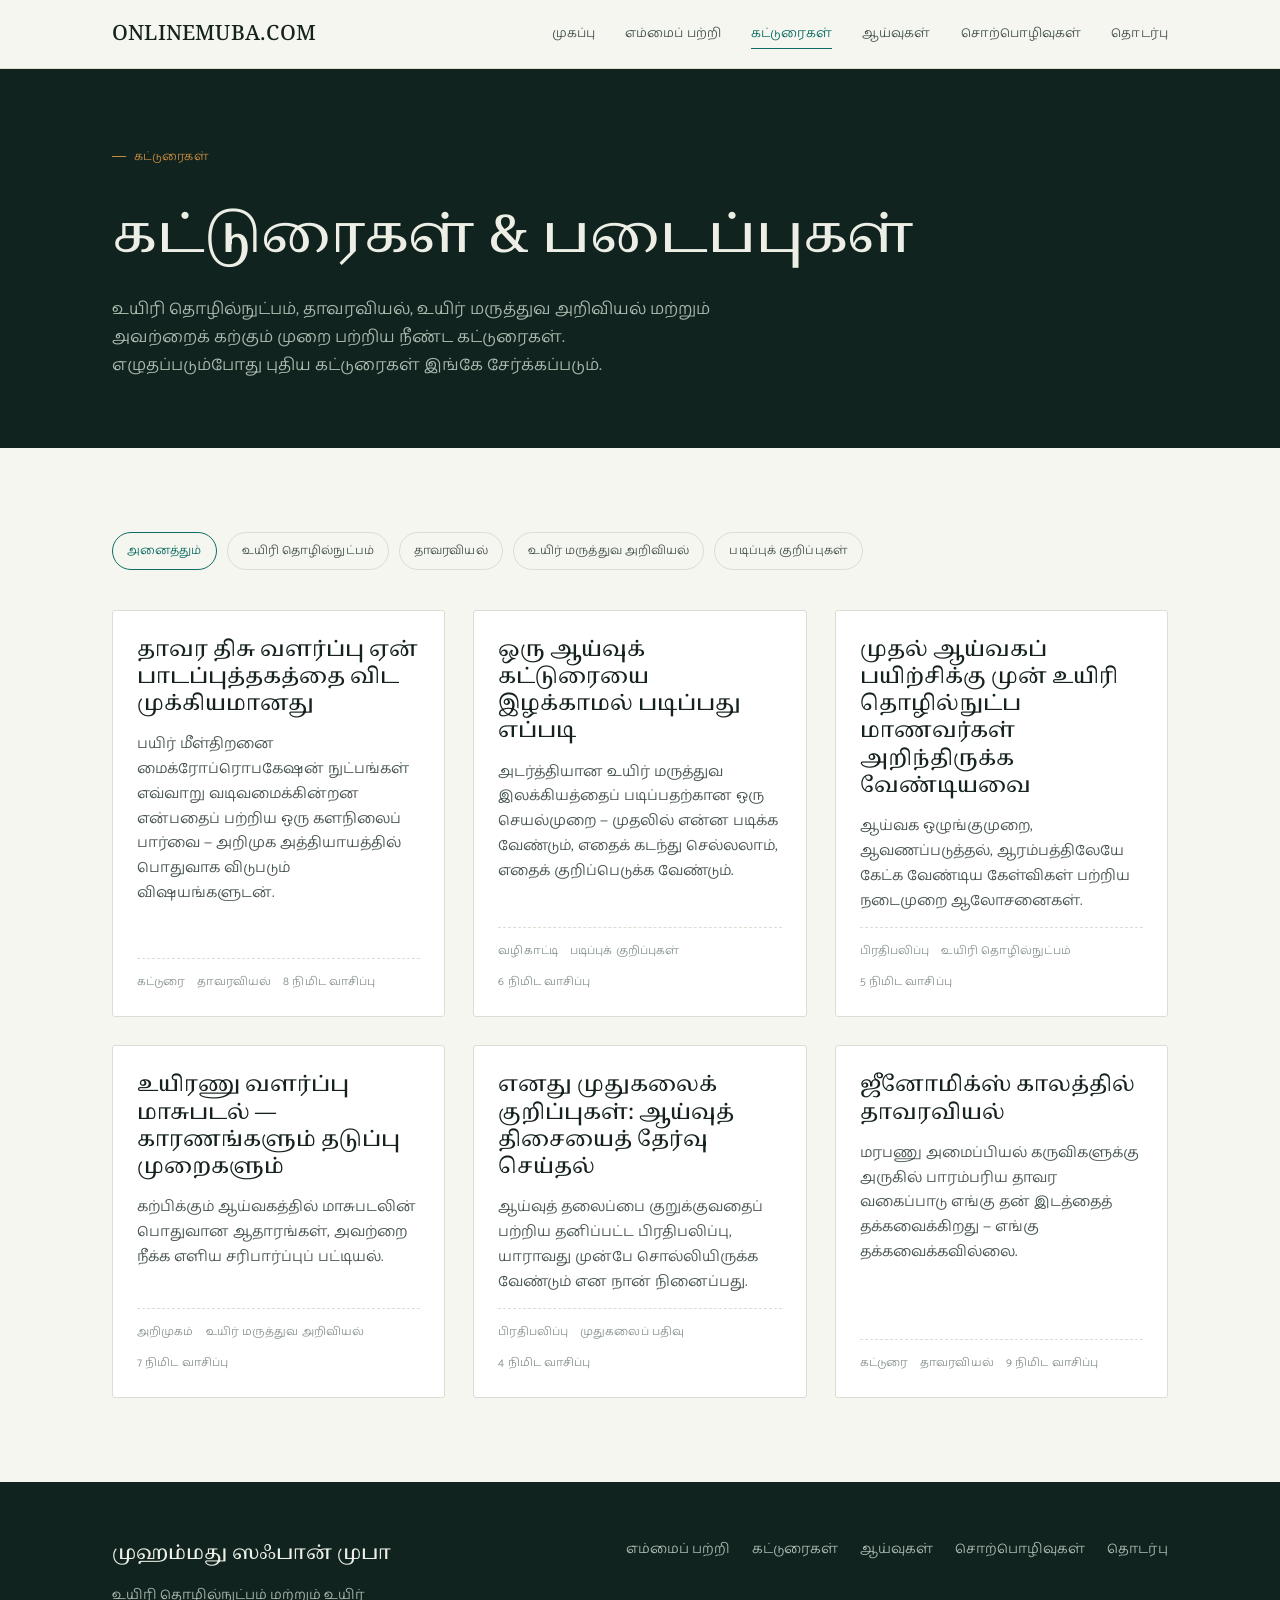
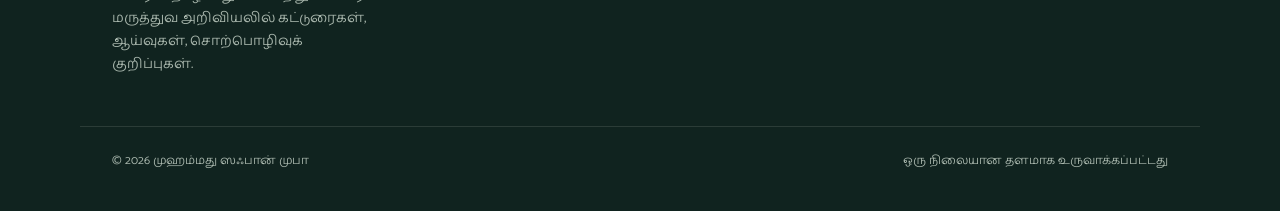
<file: writings.html>
<!DOCTYPE html>
<html lang="ta">
<head>
<meta charset="UTF-8">
<meta name="viewport" content="width=device-width, initial-scale=1.0">
<title>கட்டுரைகள் — முஹம்மது ஸஃபான் முபா</title>
<meta name="description" content="முஹம்மது ஸஃபான் முபா எழுதிய கட்டுரைகள், படைப்புகள் மற்றும் படிப்புக் குறிப்புகள்.">
<link rel="preconnect" href="https://fonts.googleapis.com">
<link rel="preconnect" href="https://fonts.gstatic.com" crossorigin>
<link href="https://fonts.googleapis.com/css2?family=Noto+Serif+Tamil:wght@400;500;600;700&family=Catamaran:wght@400;500;600;700&display=swap" rel="stylesheet">
<link rel="stylesheet" href="css/style.css">
</head>
<body>

<nav class="site-nav">
  <div class="wrap">
    <a href="index.html" class="brand">ONLINEMUBA.COM <strong></strong></a>
    <button class="nav-toggle" id="navToggle" aria-expanded="false" aria-controls="navLinks">மெனு</button>
    <ul class="nav-links" id="navLinks">
      <li><a href="index.html">முகப்பு</a></li>
      <li><a href="about.html">எம்மைப் பற்றி</a></li>
      <li><a href="writings.html" aria-current="page">கட்டுரைகள்</a></li>
      <li><a href="research.html">ஆய்வுகள்</a></li>
      <li><a href="lectures.html">சொற்பொழிவுகள்</a></li>
      <li><a href="contact.html">தொடர்பு</a></li>
    </ul>
  </div>
</nav>

<header class="page-header">
  <div class="wrap">
    <p class="label on-dark">கட்டுரைகள்</p>
    <h1>கட்டுரைகள் &amp; படைப்புகள்</h1>
    <p>உயிரி தொழில்நுட்பம், தாவரவியல், உயிர் மருத்துவ அறிவியல் மற்றும் அவற்றைக் கற்கும் முறை பற்றிய நீண்ட கட்டுரைகள். எழுதப்படும்போது புதிய கட்டுரைகள் இங்கே சேர்க்கப்படும்.</p>
  </div>
</header>

<main>
  <section class="block">
    <div class="wrap">

      <div class="filter-row">
        <a href="#" class="active">அனைத்தும்</a>
        <a href="#">உயிரி தொழில்நுட்பம்</a>
        <a href="#">தாவரவியல்</a>
        <a href="#">உயிர் மருத்துவ அறிவியல்</a>
        <a href="#">படிப்புக் குறிப்புகள்</a>
      </div>

      <div class="card-grid">

        <a href="writings/article-template.html" class="card">
          <h3>தாவர திசு வளர்ப்பு ஏன் பாடப்புத்தகத்தை விட முக்கியமானது</h3>
          <p>பயிர் மீள்திறனை மைக்ரோப்ரொபகேஷன் நுட்பங்கள் எவ்வாறு வடிவமைக்கின்றன என்பதைப் பற்றிய ஒரு களநிலைப் பார்வை — அறிமுக அத்தியாயத்தில் பொதுவாக விடுபடும் விஷயங்களுடன்.</p>
          <div class="meta"><span>கட்டுரை</span><span>தாவரவியல்</span><span>8 நிமிட வாசிப்பு</span></div>
        </a>

        <a href="writings/article-template.html" class="card">
          <h3>ஒரு ஆய்வுக் கட்டுரையை இழக்காமல் படிப்பது எப்படி</h3>
          <p>அடர்த்தியான உயிர் மருத்துவ இலக்கியத்தைப் படிப்பதற்கான ஒரு செயல்முறை — முதலில் என்ன படிக்க வேண்டும், எதைக் கடந்து செல்லலாம், எதைக் குறிப்பெடுக்க வேண்டும்.</p>
          <div class="meta"><span>வழிகாட்டி</span><span>படிப்புக் குறிப்புகள்</span><span>6 நிமிட வாசிப்பு</span></div>
        </a>

        <a href="writings/article-template.html" class="card">
          <h3>முதல் ஆய்வகப் பயிற்சிக்கு முன் உயிரி தொழில்நுட்ப மாணவர்கள் அறிந்திருக்க வேண்டியவை</h3>
          <p>ஆய்வக ஒழுங்குமுறை, ஆவணப்படுத்தல், ஆரம்பத்திலேயே கேட்க வேண்டிய கேள்விகள் பற்றிய நடைமுறை ஆலோசனைகள்.</p>
          <div class="meta"><span>பிரதிபலிப்பு</span><span>உயிரி தொழில்நுட்பம்</span><span>5 நிமிட வாசிப்பு</span></div>
        </a>

        <a href="writings/article-template.html" class="card">
          <h3>உயிரணு வளர்ப்பு மாசுபடல் — காரணங்களும் தடுப்பு முறைகளும்</h3>
          <p>கற்பிக்கும் ஆய்வகத்தில் மாசுபடலின் பொதுவான ஆதாரங்கள், அவற்றை நீக்க எளிய சரிபார்ப்புப் பட்டியல்.</p>
          <div class="meta"><span>அறிமுகம்</span><span>உயிர் மருத்துவ அறிவியல்</span><span>7 நிமிட வாசிப்பு</span></div>
        </a>

        <a href="writings/article-template.html" class="card">
          <h3>எனது முதுகலைக் குறிப்புகள்: ஆய்வுத் திசையைத் தேர்வு செய்தல்</h3>
          <p>ஆய்வுத் தலைப்பை குறுக்குவதைப் பற்றிய தனிப்பட்ட பிரதிபலிப்பு, யாராவது முன்பே சொல்லியிருக்க வேண்டும் என நான் நினைப்பது.</p>
          <div class="meta"><span>பிரதிபலிப்பு</span><span>முதுகலைப் பதிவு</span><span>4 நிமிட வாசிப்பு</span></div>
        </a>

        <a href="writings/article-template.html" class="card">
          <h3>ஜீனோமிக்ஸ் காலத்தில் தாவரவியல்</h3>
          <p>மரபணு அமைப்பியல் கருவிகளுக்கு அருகில் பாரம்பரிய தாவர வகைப்பாடு எங்கு தன் இடத்தைத் தக்கவைக்கிறது — எங்கு தக்கவைக்கவில்லை.</p>
          <div class="meta"><span>கட்டுரை</span><span>தாவரவியல்</span><span>9 நிமிட வாசிப்பு</span></div>
        </a>

      </div>

    </div>
  </section>
</main>

<footer class="site-footer">
  <div class="wrap">
    <div>
      <div class="f-brand">முஹம்மது ஸஃபான் முபா</div>
      <p style="max-width:34ch; color:var(--on-dark-soft); font-size:14px;">உயிரி தொழில்நுட்பம் மற்றும் உயிர் மருத்துவ அறிவியலில் கட்டுரைகள், ஆய்வுகள், சொற்பொழிவுக் குறிப்புகள்.</p>
    </div>
    <ul class="f-links">
      <li><a href="about.html">எம்மைப் பற்றி</a></li>
      <li><a href="writings.html">கட்டுரைகள்</a></li>
      <li><a href="research.html">ஆய்வுகள்</a></li>
      <li><a href="lectures.html">சொற்பொழிவுகள்</a></li>
      <li><a href="contact.html">தொடர்பு</a></li>
    </ul>
  </div>
  <div class="wrap f-bottom">
    <span>© <span id="year"></span> முஹம்மது ஸஃபான் முபா</span>
    <span>ஒரு நிலையான தளமாக உருவாக்கப்பட்டது</span>
  </div>
</footer>

<script src="js/main.js"></script>
</body>
</html>
</file>
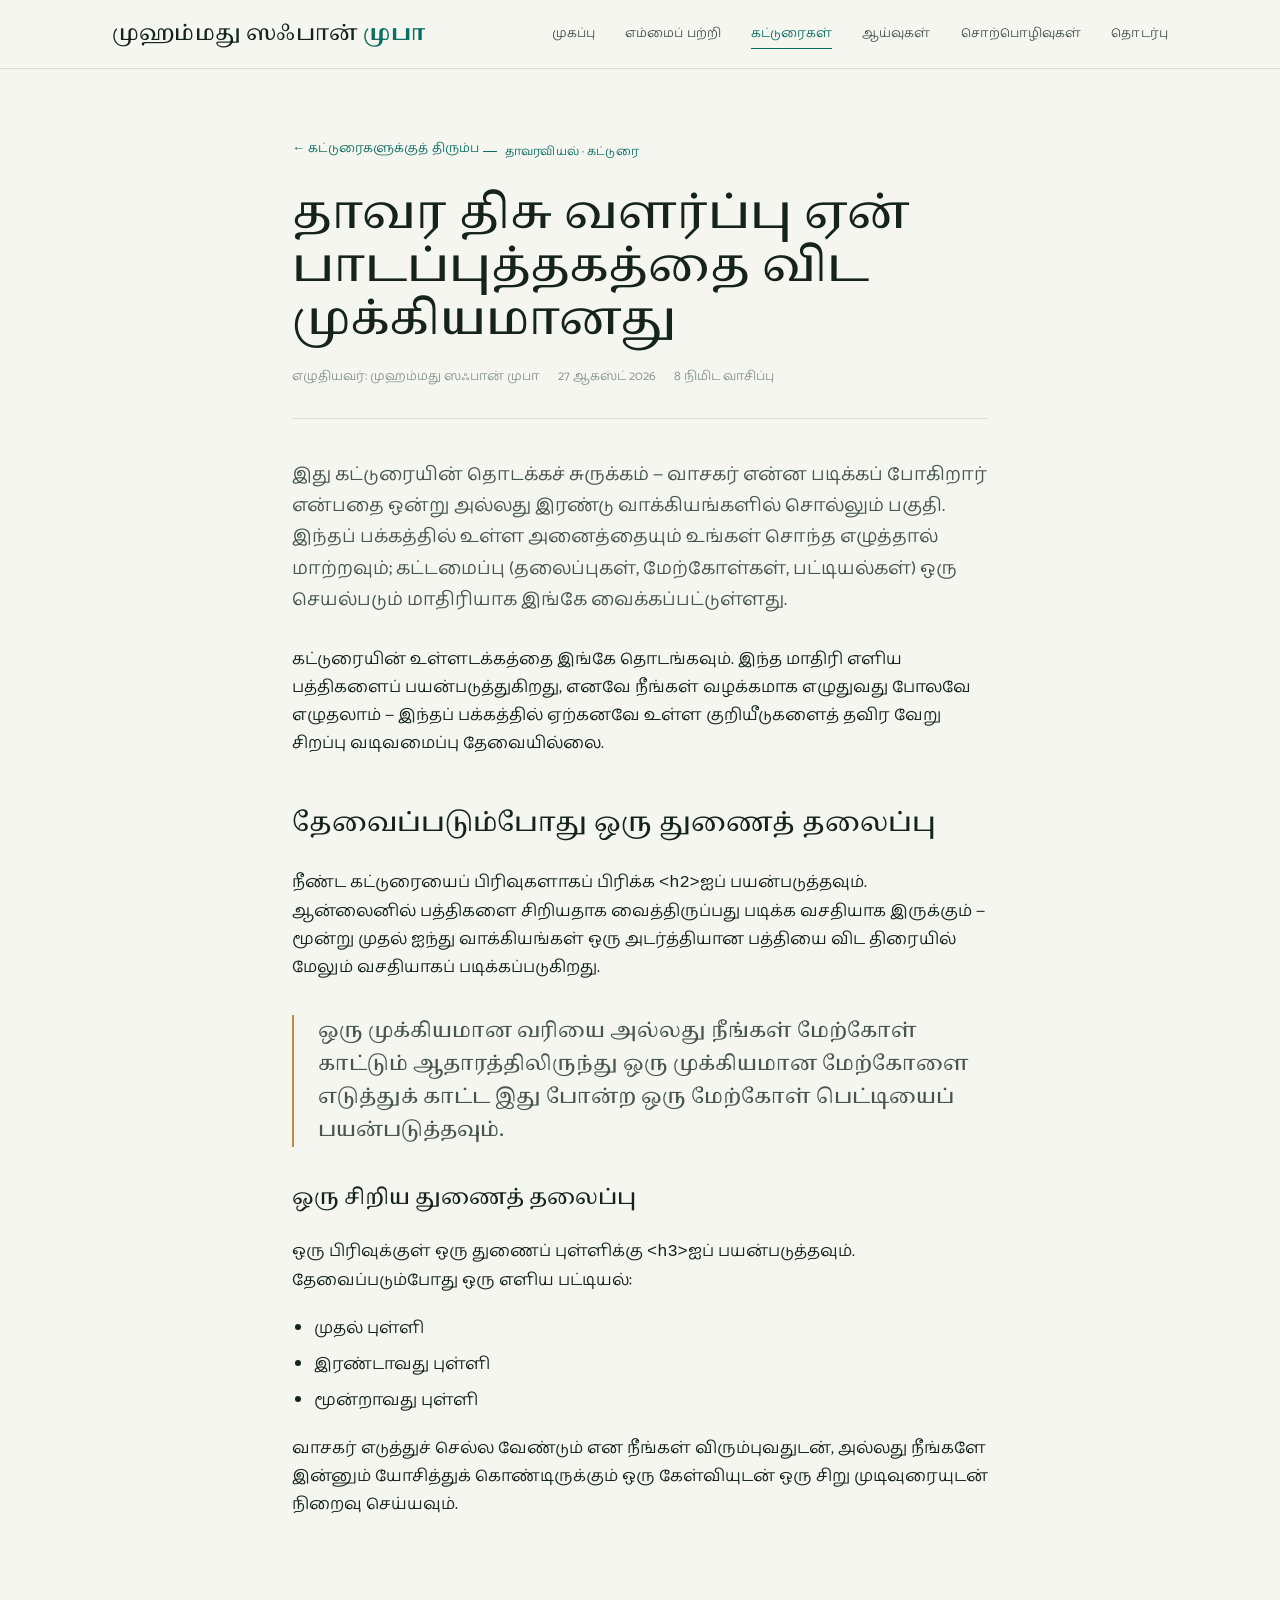
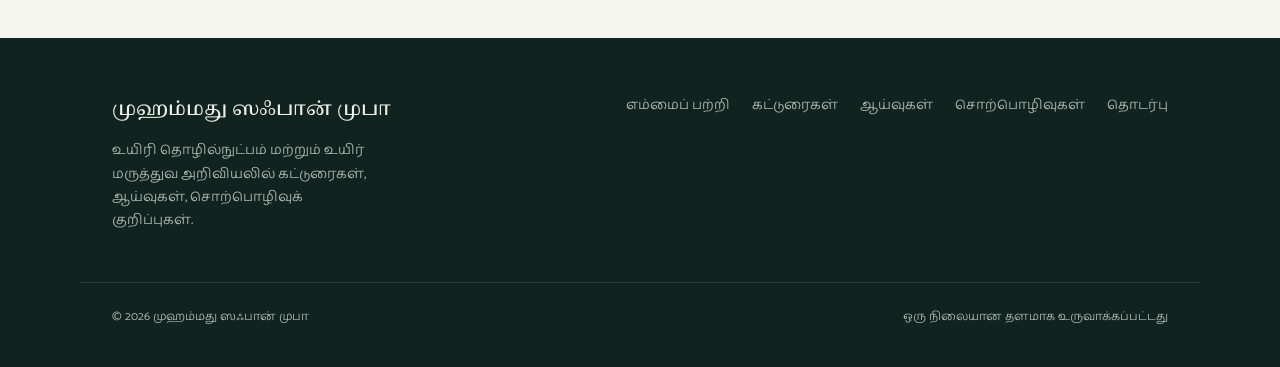
<file: writings/article-template.html>
<!DOCTYPE html>
<html lang="ta">
<head>
<meta charset="UTF-8">
<meta name="viewport" content="width=device-width, initial-scale=1.0">
<title>கட்டுரையின் தலைப்பு இங்கே — முஹம்மது ஸஃபான் முபா</title>
<meta name="description" content="தேடுபொறிகள் மற்றும் இணைப்பு முன்னோட்டங்களுக்கான கட்டுரையின் ஒரு வரிச் சுருக்கம்.">
<link rel="preconnect" href="https://fonts.googleapis.com">
<link rel="preconnect" href="https://fonts.gstatic.com" crossorigin>
<link href="https://fonts.googleapis.com/css2?family=Noto+Serif+Tamil:wght@400;500;600;700&family=Catamaran:wght@400;500;600;700&display=swap" rel="stylesheet">
<link rel="stylesheet" href="../css/style.css">
</head>
<body>

<nav class="site-nav">
  <div class="wrap">
    <a href="../index.html" class="brand">முஹம்மது ஸஃபான் <strong>முபா</strong></a>
    <button class="nav-toggle" id="navToggle" aria-expanded="false" aria-controls="navLinks">மெனு</button>
    <ul class="nav-links" id="navLinks">
      <li><a href="../index.html">முகப்பு</a></li>
      <li><a href="../about.html">எம்மைப் பற்றி</a></li>
      <li><a href="../writings.html" aria-current="page">கட்டுரைகள்</a></li>
      <li><a href="../research.html">ஆய்வுகள்</a></li>
      <li><a href="../lectures.html">சொற்பொழிவுகள்</a></li>
      <li><a href="../contact.html">தொடர்பு</a></li>
    </ul>
  </div>
</nav>

<article class="article">
  <div class="wrap">
    <a href="../writings.html" class="back-link">← கட்டுரைகளுக்குத் திரும்ப</a>

    <p class="label">தாவரவியல் · கட்டுரை</p>
    <h1>தாவர திசு வளர்ப்பு ஏன் பாடப்புத்தகத்தை விட முக்கியமானது</h1>
    <div class="article-meta">
      <span>எழுதியவர்: முஹம்மது ஸஃபான் முபா</span>
      <span>27 ஆகஸ்ட் 2026</span>
      <span>8 நிமிட வாசிப்பு</span>
    </div>

    <p class="lede">
      இது கட்டுரையின் தொடக்கச் சுருக்கம் — வாசகர் என்ன படிக்கப் போகிறார் என்பதை ஒன்று அல்லது இரண்டு வாக்கியங்களில்
      சொல்லும் பகுதி. இந்தப் பக்கத்தில் உள்ள அனைத்தையும் உங்கள் சொந்த எழுத்தால் மாற்றவும்; கட்டமைப்பு
      (தலைப்புகள், மேற்கோள்கள், பட்டியல்கள்) ஒரு செயல்படும் மாதிரியாக இங்கே வைக்கப்பட்டுள்ளது.
    </p>

    <p>
      கட்டுரையின் உள்ளடக்கத்தை இங்கே தொடங்கவும். இந்த மாதிரி எளிய பத்திகளைப் பயன்படுத்துகிறது, எனவே நீங்கள்
      வழக்கமாக எழுதுவது போலவே எழுதலாம் — இந்தப் பக்கத்தில் ஏற்கனவே உள்ள குறியீடுகளைத் தவிர வேறு சிறப்பு
      வடிவமைப்பு தேவையில்லை.
    </p>

    <h2>தேவைப்படும்போது ஒரு துணைத் தலைப்பு</h2>
    <p>
      நீண்ட கட்டுரையைப் பிரிவுகளாகப் பிரிக்க <code>&lt;h2&gt;</code>ஐப் பயன்படுத்தவும். ஆன்லைனில் பத்திகளை
      சிறியதாக வைத்திருப்பது படிக்க வசதியாக இருக்கும் — மூன்று முதல் ஐந்து வாக்கியங்கள் ஒரு அடர்த்தியான
      பத்தியை விட திரையில் மேலும் வசதியாகப் படிக்கப்படுகிறது.
    </p>

    <blockquote>
      ஒரு முக்கியமான வரியை அல்லது நீங்கள் மேற்கோள் காட்டும் ஆதாரத்திலிருந்து ஒரு முக்கியமான மேற்கோளை
      எடுத்துக் காட்ட இது போன்ற ஒரு மேற்கோள் பெட்டியைப் பயன்படுத்தவும்.
    </blockquote>

    <h3>ஒரு சிறிய துணைத் தலைப்பு</h3>
    <p>
      ஒரு பிரிவுக்குள் ஒரு துணைப் புள்ளிக்கு <code>&lt;h3&gt;</code>ஐப் பயன்படுத்தவும். தேவைப்படும்போது ஒரு
      எளிய பட்டியல்:
    </p>
    <ul>
      <li>முதல் புள்ளி</li>
      <li>இரண்டாவது புள்ளி</li>
      <li>மூன்றாவது புள்ளி</li>
    </ul>

    <p>
      வாசகர் எடுத்துச் செல்ல வேண்டும் என நீங்கள் விரும்புவதுடன், அல்லது நீங்களே இன்னும் யோசித்துக் கொண்டிருக்கும்
      ஒரு கேள்வியுடன் ஒரு சிறு முடிவுரையுடன் நிறைவு செய்யவும்.
    </p>
  </div>
</article>

<footer class="site-footer">
  <div class="wrap">
    <div>
      <div class="f-brand">முஹம்மது ஸஃபான் முபா</div>
      <p style="max-width:34ch; color:var(--on-dark-soft); font-size:14px;">உயிரி தொழில்நுட்பம் மற்றும் உயிர் மருத்துவ அறிவியலில் கட்டுரைகள், ஆய்வுகள், சொற்பொழிவுக் குறிப்புகள்.</p>
    </div>
    <ul class="f-links">
      <li><a href="../about.html">எம்மைப் பற்றி</a></li>
      <li><a href="../writings.html">கட்டுரைகள்</a></li>
      <li><a href="../research.html">ஆய்வுகள்</a></li>
      <li><a href="../lectures.html">சொற்பொழிவுகள்</a></li>
      <li><a href="../contact.html">தொடர்பு</a></li>
    </ul>
  </div>
  <div class="wrap f-bottom">
    <span>© <span id="year"></span> முஹம்மது ஸஃபான் முபா</span>
    <span>ஒரு நிலையான தளமாக உருவாக்கப்பட்டது</span>
  </div>
</footer>

<script src="../js/main.js"></script>
</body>
</html>
</file>
<file: css/style.css>
/* ============================================================
   Mohammed Sahfan Muba — Personal Academic Site
   Design tokens
   ============================================================ */

:root{
  /* Color */
  --bg:            #F5F6F0;   /* pale herbarium paper */
  --bg-card:       #FFFFFF;
  --bg-dark:       #10231F;   /* deep botanical ink — hero / footer */
  --bg-dark-soft:  #16302A;
  --ink:           #16231D;   /* primary text */
  --ink-soft:      #495650;   /* secondary text */
  --ink-faint:     #8A9690;   /* tertiary / meta text on light */
  --paper-line:    #DBDED2;   /* hairline rules on light */
  --accent:        #0F6E63;   /* specimen teal */
  --accent-deep:   #0A4C44;
  --amber:         #C68A3E;   /* stain-amber, used sparingly */
  --on-dark:       #EDEFE6;
  --on-dark-soft:  #A9B7AD;

  /* Type — Tamil-first stack */
  --font-display: "Noto Serif Tamil", "Iowan Old Style", Georgia, serif;
  --font-body:    "Catamaran", "Noto Sans Tamil", "Segoe UI", sans-serif;
  --font-mono:    "Catamaran", "Noto Sans Tamil", sans-serif;

  --radius: 3px;
}

*{ box-sizing: border-box; }
html{ scroll-behavior: smooth; }

body{
  margin:0;
  background: var(--bg);
  color: var(--ink);
  font-family: var(--font-body);
  font-size: 17px;
  line-height: 1.65;
  -webkit-font-smoothing: antialiased;
}

@media (prefers-reduced-motion: reduce){
  html{ scroll-behavior:auto; }
  *{ animation-duration: 0.001ms !important; transition-duration: 0.001ms !important; }
}

img{ max-width:100%; display:block; }
a{ color: inherit; }

.wrap{
  max-width: 1120px;
  margin: 0 auto;
  padding: 0 32px;
}

/* ---------- Specimen label — signature element ---------- */
.label{
  font-family: var(--font-mono);
  font-size: 12px;
  letter-spacing: 0.01em;
  text-transform: uppercase;
  color: var(--accent);
  display: inline-flex;
  align-items: center;
  gap: 8px;
}
.label::before{
  content: "";
  width: 14px;
  height: 1px;
  background: var(--accent);
  display: inline-block;
}
.label.on-dark{ color: var(--amber); }
.label.on-dark::before{ background: var(--amber); }
.label.muted{ color: var(--ink-faint); }
.label.muted::before{ background: var(--ink-faint); }

/* ---------- Nav ---------- */
.site-nav{
  position: sticky;
  top: 0;
  z-index: 40;
  background: rgba(245,246,240,0.92);
  backdrop-filter: blur(6px);
  border-bottom: 1px solid var(--paper-line);
}
.site-nav .wrap{
  display:flex;
  align-items:center;
  justify-content:space-between;
  height: 68px;
}
.brand{
  font-family: var(--font-display);
  font-size: 21px;
  font-weight: 500;
  text-decoration:none;
  color: var(--ink);
  letter-spacing: 0.01em;
}
.brand strong{ font-weight: 700; color: var(--accent); }
.nav-links{
  display:flex;
  gap: 30px;
  list-style:none;
  margin:0; padding:0;
  font-family: var(--font-mono);
  font-size: 13px;
  letter-spacing: 0.01em;
  text-transform: uppercase;
}
.nav-links a{
  text-decoration:none;
  color: var(--ink-soft);
  padding-bottom: 4px;
  border-bottom: 1px solid transparent;
  transition: color .15s ease, border-color .15s ease;
}
.nav-links a:hover,
.nav-links a[aria-current="page"]{
  color: var(--accent);
  border-color: var(--accent);
}
.nav-toggle{ display:none; }

@media (max-width: 760px){
  .nav-links{
    position:absolute;
    top:68px; left:0; right:0;
    background: var(--bg);
    border-bottom: 1px solid var(--paper-line);
    flex-direction:column;
    gap: 0;
    padding: 8px 32px 20px;
    display:none;
  }
  .nav-links.open{ display:flex; }
  .nav-links a{ padding: 12px 0; border-bottom: 1px solid var(--paper-line); width:100%; }
  .nav-toggle{
    display:inline-flex;
    background:none; border:none; cursor:pointer;
    font-family: var(--font-mono); font-size: 13px; letter-spacing: 0.01em;
    text-transform:uppercase; color:var(--ink); align-items:center; gap:8px;
  }
}

/* ---------- Hero ---------- */
.hero{
  background: var(--bg-dark);
  color: var(--on-dark);
  padding: 96px 0 88px;
  position: relative;
  overflow: hidden;
}
.hero .wrap{ position:relative; z-index:2; }
.hero .label{ margin-bottom: 26px; }
.hero h1{
  font-family: var(--font-display);
  font-weight: 500;
  font-size: clamp(40px, 6vw, 72px);
  line-height: 1.05;
  margin: 0 0 22px;
  max-width: 14ch;
}
.hero h1 em{
  font-style: normal;
  color: var(--amber);
  font-weight: 500;
}
.hero p.lede{
  font-size: 19px;
  color: var(--on-dark-soft);
  max-width: 52ch;
  margin: 0 0 36px;
}
.hero-actions{ display:flex; gap: 16px; flex-wrap:wrap; }

.btn{
  font-family: var(--font-mono);
  font-size: 13px;
  letter-spacing: 0.01em;
  text-transform: uppercase;
  text-decoration:none;
  padding: 14px 24px;
  border-radius: var(--radius);
  display:inline-flex;
  align-items:center;
  gap:10px;
  transition: transform .15s ease, background .15s ease, border-color .15s ease;
}
.btn-primary{
  background: var(--amber);
  color: #1B140A;
}
.btn-primary:hover{ transform: translateY(-1px); }
.btn-ghost{
  border: 1px solid rgba(237,239,230,0.35);
  color: var(--on-dark);
}
.btn-ghost:hover{ border-color: var(--amber); color: var(--amber); }

/* botanical line-art accent */
.hero-veins{
  position:absolute;
  right: -60px; top: 50%; transform: translateY(-50%);
  width: 480px; height: 480px;
  opacity: 0.16;
  z-index:1;
  pointer-events:none;
}
@media (max-width: 900px){ .hero-veins{ display:none; } }

.credentials{
  display:flex;
  flex-wrap:wrap;
  gap: 10px 28px;
  margin-top: 44px;
  padding-top: 32px;
  border-top: 1px solid rgba(237,239,230,0.16);
  font-family: var(--font-mono);
  font-size: 13px;
  color: var(--on-dark-soft);
}
.credentials li{ list-style:none; }
.credentials strong{ color: var(--on-dark); font-weight: 500; }

/* ---------- Section scaffolding ---------- */
section.block{ padding: 84px 0; }
section.block.tight{ padding: 60px 0; }
.block-head{
  display:flex;
  justify-content:space-between;
  align-items:flex-end;
  gap: 20px;
  margin-bottom: 44px;
  border-bottom: 1px solid var(--paper-line);
  padding-bottom: 20px;
}
.block-head h2{
  font-family: var(--font-display);
  font-size: clamp(28px, 3.4vw, 38px);
  font-weight: 500;
  margin: 10px 0 0;
}
.block-head .see-all{
  font-family: var(--font-mono);
  font-size: 13px;
  text-transform: uppercase;
  letter-spacing: 0.01em;
  text-decoration: none;
  color: var(--accent);
  white-space: nowrap;
}
.block-head .see-all:hover{ text-decoration: underline; }

/* ---------- Cards ---------- */
.card-grid{
  display:grid;
  grid-template-columns: repeat(3, 1fr);
  gap: 28px;
}
@media (max-width: 900px){ .card-grid{ grid-template-columns: 1fr 1fr; } }
@media (max-width: 640px){ .card-grid{ grid-template-columns: 1fr; } }

.card{
  background: var(--bg-card);
  border: 1px solid var(--paper-line);
  border-radius: var(--radius);
  padding: 26px 24px 24px;
  display:flex;
  flex-direction:column;
  gap: 14px;
  text-decoration:none;
  color: var(--ink);
  transition: border-color .15s ease, transform .15s ease;
}
.card:hover{ border-color: var(--accent); transform: translateY(-2px); }
.card h3{
  font-family: var(--font-display);
  font-size: 21px;
  font-weight: 500;
  margin: 0;
  line-height: 1.3;
}
.card p{ margin:0; color: var(--ink-soft); font-size: 15px; }
.card .meta{
  font-family: var(--font-mono);
  font-size: 11.5px;
  letter-spacing: 0.01em;
  text-transform: uppercase;
  color: var(--ink-faint);
  display:flex; gap: 12px; flex-wrap:wrap;
  margin-top: auto;
  padding-top: 14px;
  border-top: 1px dashed var(--paper-line);
}

/* ---------- Lists (research / lectures) ---------- */
.entry-list{ display:flex; flex-direction:column; }
.entry{
  display:grid;
  grid-template-columns: 120px 1fr;
  gap: 28px;
  padding: 28px 0;
  border-bottom: 1px solid var(--paper-line);
  text-decoration:none;
  color: var(--ink);
}
.entry:first-child{ padding-top:0; }
.entry .idx{
  font-family: var(--font-mono);
  font-size: 13px;
  color: var(--ink-faint);
  padding-top: 4px;
}
.entry h3{
  font-family: var(--font-display);
  font-size: 22px;
  font-weight: 500;
  margin: 0 0 8px;
}
.entry p{ margin:0 0 10px; color: var(--ink-soft); font-size: 15px; max-width: 62ch; }
.entry .tags{ display:flex; gap:8px; flex-wrap:wrap; }
.tag{
  font-family: var(--font-mono);
  font-size: 11px;
  text-transform:uppercase;
  letter-spacing: 0.01em;
  color: var(--accent-deep);
  background: rgba(15,110,99,0.08);
  padding: 4px 9px;
  border-radius: 2px;
}
@media (max-width: 640px){
  .entry{ grid-template-columns: 1fr; gap: 6px; }
}

/* ---------- About / bio strip ---------- */
.bio-grid{
  display:grid;
  grid-template-columns: 1.1fr 0.9fr;
  gap: 60px;
  align-items:start;
}
@media (max-width: 800px){ .bio-grid{ grid-template-columns: 1fr; gap: 36px; } }
.bio-grid h2{
  font-family: var(--font-display);
  font-size: clamp(26px, 3vw, 34px);
  font-weight: 500;
  margin-top: 12px;
}
.fact-sheet{
  border-left: 2px solid var(--accent);
  padding-left: 22px;
  display:flex;
  flex-direction:column;
  gap: 18px;
}
.fact{ display:flex; flex-direction:column; gap:2px; }
.fact .k{
  font-family: var(--font-mono);
  font-size: 11.5px;
  text-transform:uppercase;
  letter-spacing: 0.01em;
  color: var(--ink-faint);
}
.fact .v{ font-size: 15.5px; color: var(--ink); }

/* ---------- Pull quote ---------- */
.pull{
  font-family: var(--font-display);
  font-style: normal;
  font-weight: 500;
  font-size: clamp(22px, 2.6vw, 30px);
  line-height: 1.5;
  color: var(--ink);
  max-width: 46ch;
  margin: 0;
  padding: 4px 0 4px 26px;
  border-left: 2px solid var(--amber);
}

/* ---------- CTA band ---------- */
.cta-band{
  background: var(--accent-deep);
  color: var(--on-dark);
  padding: 64px 0;
}
.cta-band .wrap{
  display:flex;
  justify-content:space-between;
  align-items:center;
  gap: 24px;
  flex-wrap:wrap;
}
.cta-band h2{
  font-family: var(--font-display);
  font-weight: 500;
  font-size: clamp(24px, 3vw, 32px);
  margin:0;
  max-width: 30ch;
}
.cta-band p{ margin: 8px 0 0; color: var(--on-dark-soft); }

/* ---------- Footer ---------- */
footer.site-footer{
  background: var(--bg-dark);
  color: var(--on-dark-soft);
  padding: 56px 0 40px;
  font-size: 14px;
}
footer .wrap{
  display:flex;
  justify-content:space-between;
  gap: 30px;
  flex-wrap:wrap;
}
footer .f-brand{
  font-family: var(--font-display);
  font-weight: 500;
  font-size: 19px;
  color: var(--on-dark);
  margin-bottom: 10px;
}
footer .f-links{ display:flex; gap: 22px; list-style:none; padding:0; margin:0; flex-wrap:wrap; }
footer .f-links a{ text-decoration:none; color: var(--on-dark-soft); }
footer .f-links a:hover{ color: var(--amber); }
footer .f-bottom{
  margin-top: 36px;
  padding-top: 24px;
  border-top: 1px solid rgba(237,239,230,0.12);
  font-family: var(--font-mono);
  font-size: 12px;
  display:flex;
  justify-content:space-between;
  flex-wrap:wrap;
  gap: 10px;
}

/* ---------- Page header (inner pages) ---------- */
.page-header{
  background: var(--bg-dark);
  color: var(--on-dark);
  padding: 64px 0 52px;
}
.page-header h1{
  font-family: var(--font-display);
  font-weight: 500;
  font-size: clamp(34px, 5vw, 52px);
  margin: 16px 0 0;
}
.page-header p{ color: var(--on-dark-soft); max-width: 60ch; margin-top: 14px; }

/* ---------- Filter row (writings index) ---------- */
.filter-row{
  display:flex;
  gap: 10px;
  flex-wrap:wrap;
  margin-bottom: 40px;
}
.filter-row a{
  font-family: var(--font-mono);
  font-size: 12px;
  text-transform: uppercase;
  letter-spacing: 0.01em;
  text-decoration:none;
  color: var(--ink-soft);
  border: 1px solid var(--paper-line);
  padding: 8px 14px;
  border-radius: 999px;
}
.filter-row a.active,
.filter-row a:hover{ border-color: var(--accent); color: var(--accent); }

/* ---------- Article page ---------- */
.article{ padding: 64px 0 100px; }
.article .wrap{ max-width: 760px; }
.article .label{ margin-bottom: 18px; }
.article h1{
  font-family: var(--font-display);
  font-size: clamp(32px, 5vw, 46px);
  font-weight: 500;
  line-height: 1.15;
  margin: 0 0 18px;
}
.article .article-meta{
  font-family: var(--font-mono);
  font-size: 13px;
  color: var(--ink-faint);
  display:flex; gap:18px; flex-wrap:wrap;
  padding-bottom: 30px;
  margin-bottom: 40px;
  border-bottom: 1px solid var(--paper-line);
}
.article .lede{ font-size: 19px; color: var(--ink-soft); margin-bottom: 30px; }
.article h2{ font-family: var(--font-display); font-size: 26px; font-weight:500; margin-top: 46px; }
.article h3{ font-family: var(--font-display); font-size: 21px; font-weight:500; margin-top: 34px; }
.article p{ margin: 0 0 20px; }
.article blockquote{
  margin: 34px 0;
  padding-left: 24px;
  border-left: 2px solid var(--amber);
  font-family: var(--font-display);
  font-weight: 500;
  font-size: 20px;
  color: var(--ink-soft);
}
.article ul, .article ol{ padding-left: 22px; margin-bottom: 20px; }
.article li{ margin-bottom: 8px; }
.article .back-link{
  display:inline-flex; align-items:center; gap:8px;
  font-family: var(--font-mono); font-size: 13px; text-transform:uppercase;
  letter-spacing: 0.01em; text-decoration:none; color: var(--accent);
  margin-bottom: 30px;
}

/* ---------- Contact ---------- */
.contact-grid{
  display:grid;
  grid-template-columns: 1fr 1fr;
  gap: 60px;
}
@media (max-width: 800px){ .contact-grid{ grid-template-columns: 1fr; gap:36px; } }
.contact-list{ list-style:none; padding:0; margin:0; display:flex; flex-direction:column; gap:22px; }
.contact-list a{ text-decoration:none; }
.contact-list .k{
  font-family: var(--font-mono); font-size: 11.5px; text-transform:uppercase;
  letter-spacing: 0.01em; color: var(--ink-faint); display:block; margin-bottom:4px;
}
.contact-list .v{ font-size: 18px; font-family: var(--font-display); }
.contact-list .v:hover{ color: var(--accent); }

form.contact-form{ display:flex; flex-direction:column; gap: 18px; }
form.contact-form label{
  font-family: var(--font-mono); font-size: 11.5px; text-transform:uppercase;
  letter-spacing: 0.01em; color: var(--ink-faint); margin-bottom:6px; display:block;
}
form.contact-form input,
form.contact-form textarea{
  width:100%;
  font-family: var(--font-body);
  font-size: 15px;
  padding: 12px 14px;
  border: 1px solid var(--paper-line);
  border-radius: var(--radius);
  background: var(--bg-card);
  color: var(--ink);
}
form.contact-form input:focus,
form.contact-form textarea:focus{
  outline: 2px solid var(--accent);
  outline-offset: 1px;
}
form.contact-form button{
  align-self:flex-start;
  border:none;
  cursor:pointer;
  font-family: var(--font-mono);
  font-size: 13px;
  letter-spacing: 0.01em;
  text-transform:uppercase;
  background: var(--accent);
  color: #fff;
  padding: 14px 26px;
  border-radius: var(--radius);
}
form.contact-form button:hover{ background: var(--accent-deep); }

/* Focus visibility for all interactive elements */
a:focus-visible, button:focus-visible{
  outline: 2px solid var(--accent);
  outline-offset: 2px;
}
</file>
